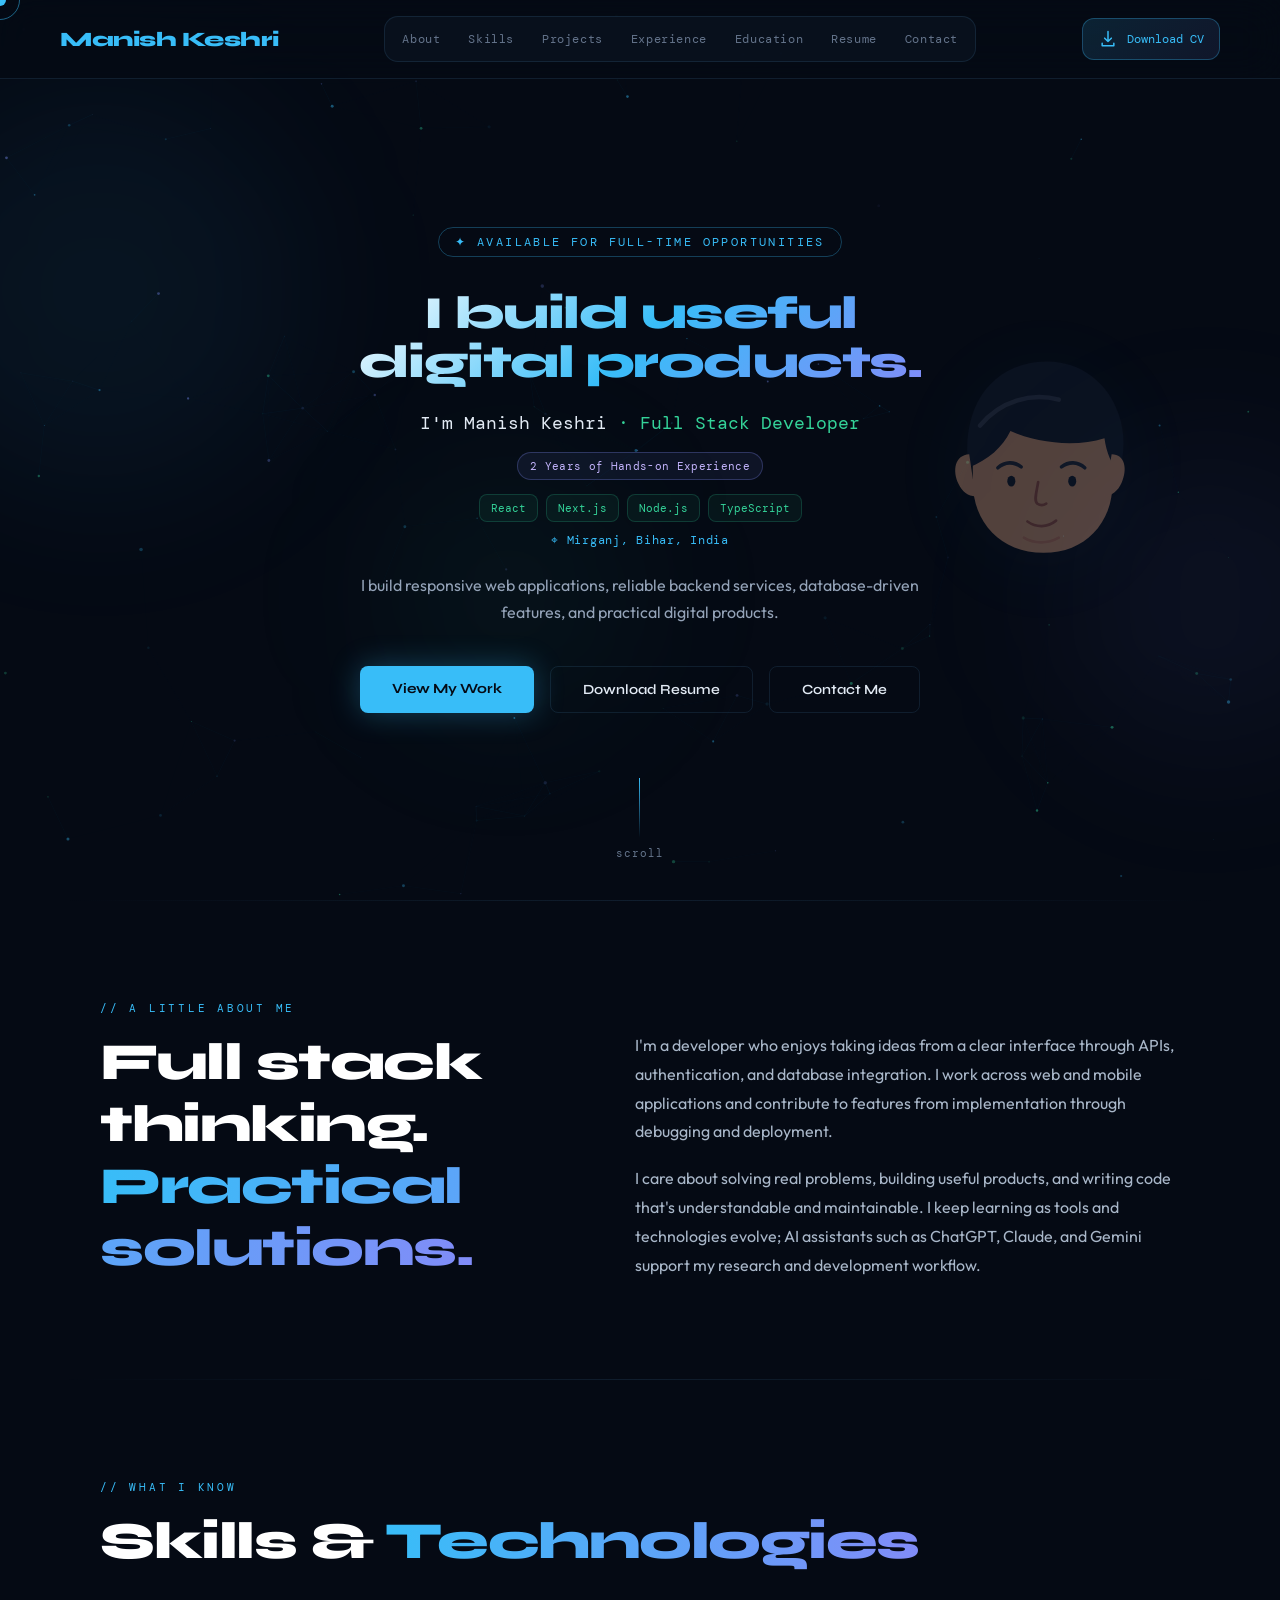
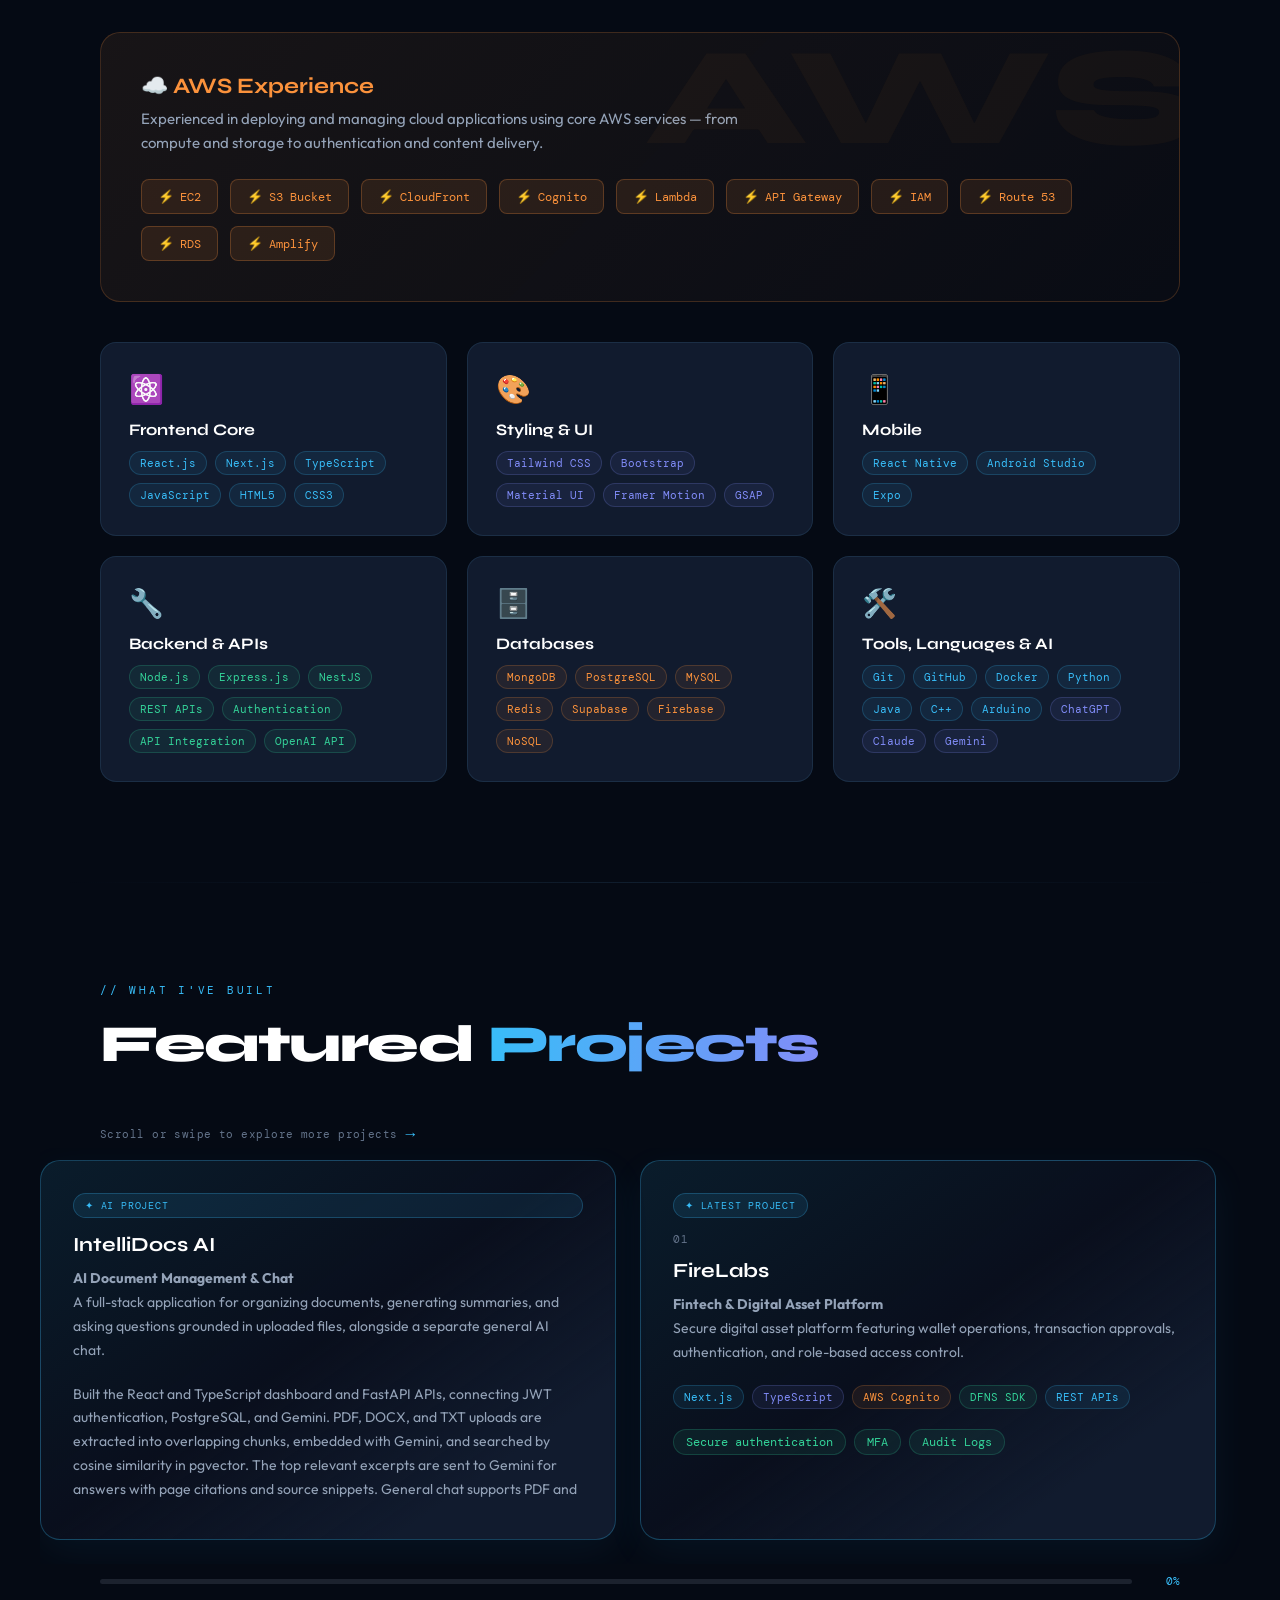
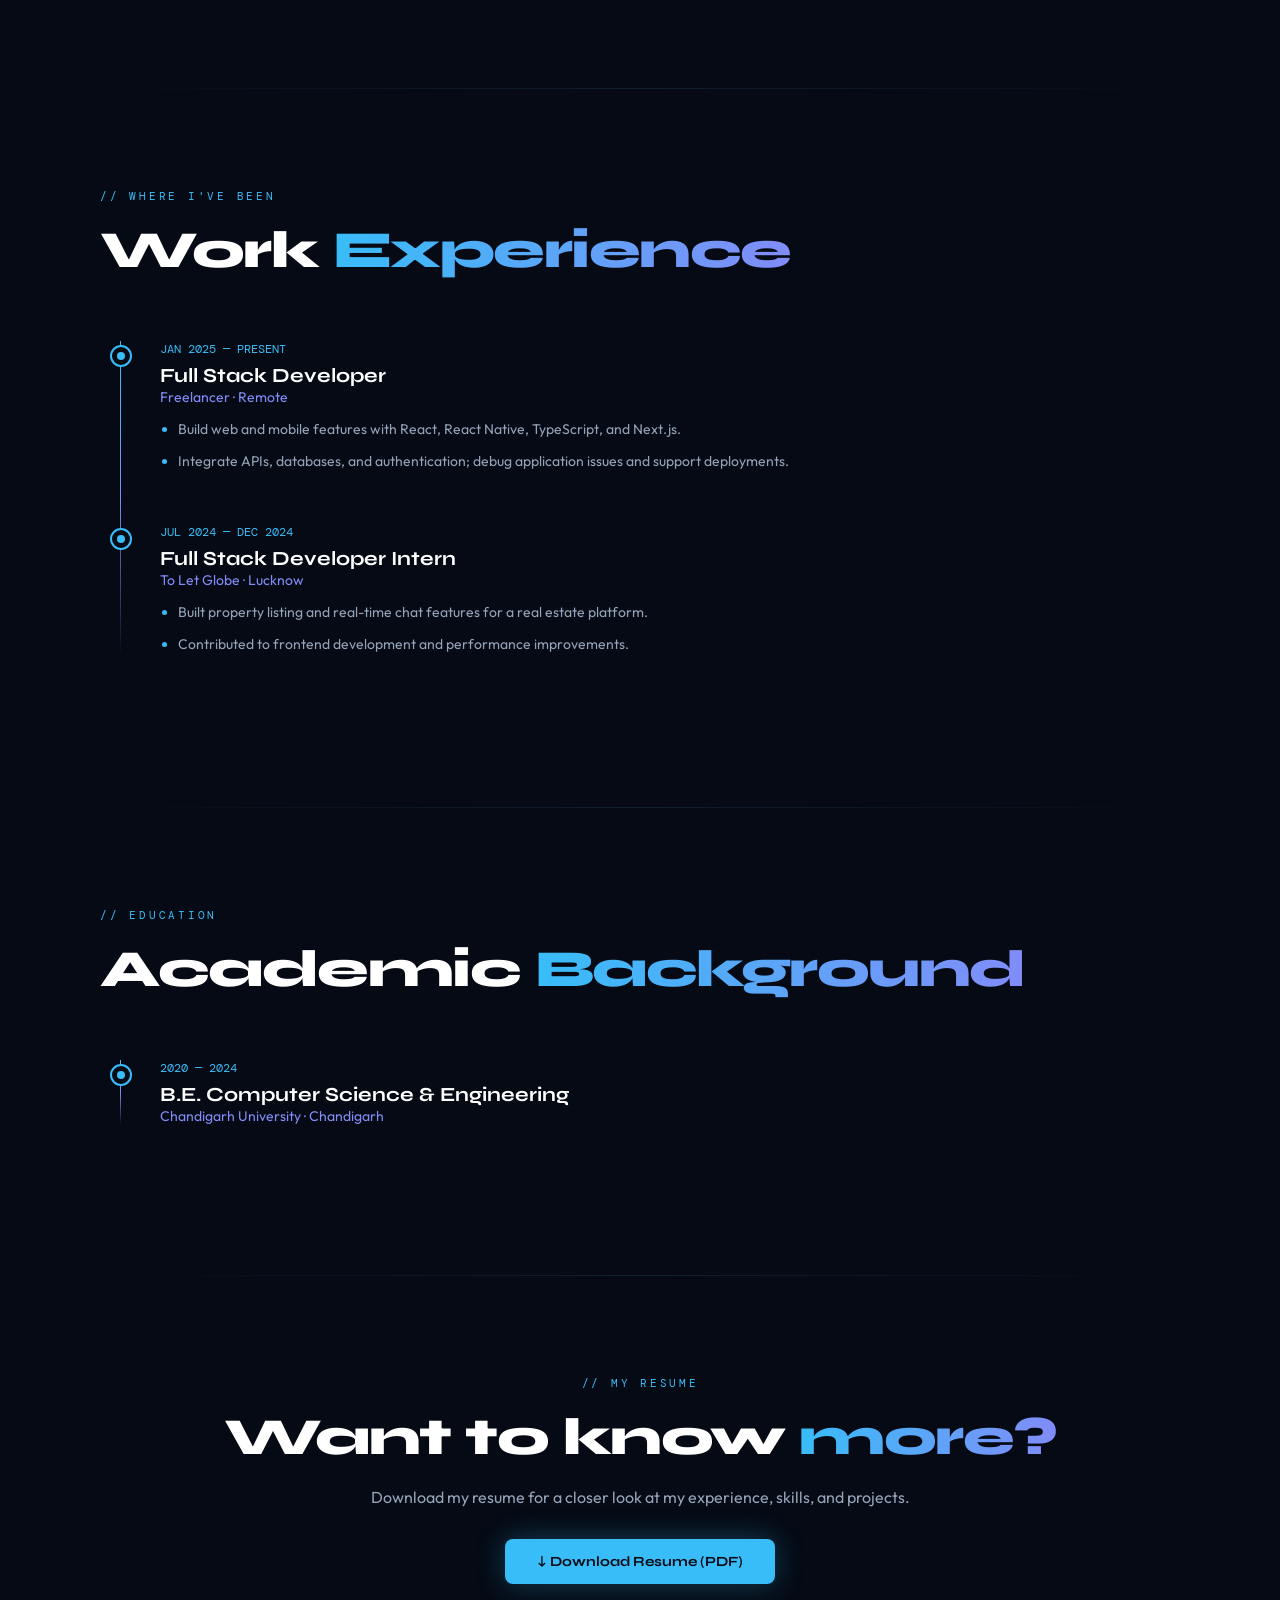
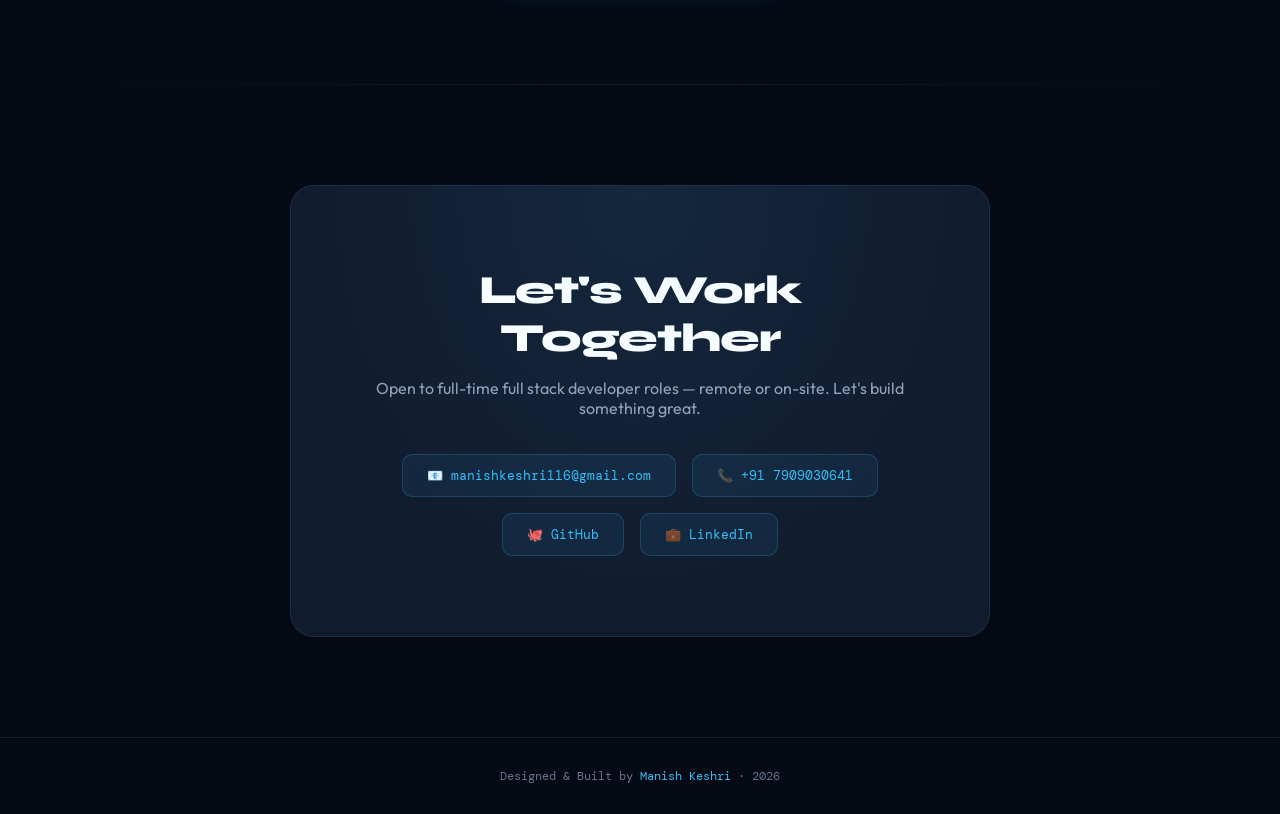
<file: index.html>
<!DOCTYPE html>
<html lang="en">
<head>
<meta charset="UTF-8"/>
<meta name="viewport" content="width=device-width, initial-scale=1.0"/>
<meta name="description" content="Manish Keshri is a full stack developer from Mirganj, Bihar, building responsive web and mobile applications, backend APIs, and database-driven products."/>
<meta name="theme-color" content="#050A14"/>
<meta property="og:type" content="website"/>
<meta property="og:title" content="Manish Keshri — Full Stack Developer"/>
<meta property="og:description" content="Full stack developer building web and mobile applications with React, Next.js, Node.js, and TypeScript."/>
<meta name="twitter:card" content="summary"/>
<meta name="twitter:title" content="Manish Keshri — Full Stack Developer"/>
<meta name="twitter:description" content="Full stack developer building web and mobile applications with React, Next.js, Node.js, and TypeScript."/>
<title>Manish Keshri — Full Stack Developer</title>
<link href="https://fonts.googleapis.com/css2?family=Syne:wght@400;600;700;800&family=DM+Mono:ital,wght@0,400;0,500;1,400&family=Outfit:wght@300;400;500;600&display=swap" rel="stylesheet"/>
<link rel="stylesheet" href="styles.css"/>
</head>
<body>

<div class="cursor" id="cursor" aria-hidden="true"></div>
<div class="cursor-ring" id="cursor-ring" aria-hidden="true"></div>

<canvas id="bg-canvas" aria-hidden="true"></canvas>

<div class="orb orb-1"></div>
<div class="orb orb-2"></div>
<div class="orb orb-3"></div>

<svg class="character-scene" viewBox="0 0 480 620" aria-hidden="true" focusable="false" xmlns="http://www.w3.org/2000/svg">
  <defs>
    <linearGradient id="hoodie-fill" x1="95" y1="210" x2="370" y2="490" gradientUnits="userSpaceOnUse">
      <stop stop-color="#38BDF8"/>
      <stop offset="1" stop-color="#818CF8"/>
    </linearGradient>
    <linearGradient id="screen-fill" x1="160" y1="325" x2="340" y2="455" gradientUnits="userSpaceOnUse">
      <stop stop-color="#152740"/>
      <stop offset="1" stop-color="#0A1424"/>
    </linearGradient>
    <linearGradient id="desk-fill" x1="42" y1="470" x2="438" y2="520" gradientUnits="userSpaceOnUse">
      <stop stop-color="#122943"/>
      <stop offset="1" stop-color="#101B31"/>
    </linearGradient>
  </defs>

  <g class="character-standing-legs">
    <path d="M166 382h69l-8 102-12 83h-48l19-82-22-103Zm80 0h68l-20 103 18 82h-48l-17-82-1-103Z" fill="#172338" stroke="#52627B" stroke-width="3" stroke-linejoin="round"/>
    <path d="m167 557 47 2-2 16c-14 8-34 8-55 1l10-19Zm99 2 47-2 12 19c-21 7-41 7-55-1l-4-16Z" fill="#263A54" stroke="#7DD3FC" stroke-opacity=".55" stroke-width="2" stroke-linejoin="round"/>
    <path d="M181 571h23m87 0h23" stroke="#38BDF8" stroke-opacity=".55" stroke-width="3" stroke-linecap="round"/>
  </g>

  <g class="character-body">
    <path d="M192 196h137v57c-18 23-98 25-137 0v-57Z" fill="#D99172"/>
    <path d="M140 272c19-39 52-57 91-63l29 30 28-30c43 7 77 25 96 65l28 140H112l28-142Z" fill="url(#hoodie-fill)" stroke="#7DD3FC" stroke-opacity=".52" stroke-width="3"/>
    <path d="m231 209 29 30-26 32-31-41 28-21Zm28 30 28-30 28 21-30 41-26-32Z" fill="#E2EAF4" fill-opacity=".8"/>
    <path d="M152 283c-22 35-39 82-40 123l55 14 45-89m138-48c24 35 42 81 44 123l-55 14-47-89" fill="none" stroke="#38BDF8" stroke-width="29" stroke-linecap="round" stroke-linejoin="round"/>
    <path d="M152 283c-22 35-39 82-40 123l55 14 45-89m138-48c24 35 42 81 44 123l-55 14-47-89" fill="none" stroke="#B9ECFF" stroke-opacity=".45" stroke-width="3" stroke-linecap="round"/>
    <path d="M186 314c19 18 42 27 74 27s55-9 75-27" fill="none" stroke="#D8F5FF" stroke-opacity=".45" stroke-width="3"/>
  </g>

  <g class="character-head">
    <path d="M194 128c0-56 33-91 79-91 45 0 77 36 77 89v28c0 45-31 78-77 78-48 0-79-34-79-79v-25Z" fill="#E8AD8B"/>
    <path d="M189 137c-8-64 22-112 77-118 42-5 78 19 91 59 7 20 7 43 0 65-8-10-14-23-16-39-31 10-74 6-105-8-9 18-24 32-47 41Z" fill="#172338"/>
    <path d="M190 122c-16 1-19 18-12 33 4 9 11 14 19 14m152-47c15 0 18 17 11 32-4 9-11 14-19 15" fill="#E8AD8B"/>
    <path d="M222 137c8-7 18-7 26-1m45 0c8-6 18-6 26 1" fill="none" stroke="#26344A" stroke-width="4" stroke-linecap="round"/>
    <ellipse cx="237" cy="152" rx="4.5" ry="6" fill="#172338"/>
    <ellipse cx="305" cy="152" rx="4.5" ry="6" fill="#172338"/>
    <path d="M267 153c-2 12-5 21-1 24 3 2 7 2 10 0m-21 20c10 7 22 7 32-1" fill="none" stroke="#A95F55" stroke-width="3" stroke-linecap="round"/>
    <path d="M251 215c11 7 27 7 39 0" fill="none" stroke="#D98D76" stroke-width="3" stroke-linecap="round"/>
    <path d="M202 90c23-28 57-37 88-29" fill="none" stroke="#52627B" stroke-opacity=".65" stroke-width="5" stroke-linecap="round"/>
  </g>

  <g class="character-seated-legs">
    <path d="M181 460c13 7 27 12 47 12l19 8-20 23c-22-1-43-8-61-19l15-24Zm118 0c-13 7-27 12-47 12l-19 8 20 23c22-1 43-8 61-19l-15-24Z" fill="#172338" stroke="#52627B" stroke-width="3" stroke-linejoin="round"/>
    <path d="m226 496 22 5-28 65-39-1 20-47 25-22Zm28 5 22-5 25 22 20 47-39 1-28-65Z" fill="#1D2D46" stroke="#52627B" stroke-width="3" stroke-linejoin="round"/>
    <path d="M181 560h41l-5 17c-13 8-30 8-48 2l12-19Zm97 0h41l12 19c-18 6-35 6-48-2l-5-17Z" fill="#263A54" stroke="#7DD3FC" stroke-opacity=".55" stroke-width="2" stroke-linejoin="round"/>
  </g>

  <g class="character-desk">
    <path d="M52 469h376l-20 33H72l-20-33Z" fill="url(#desk-fill)" stroke="#38BDF8" stroke-opacity=".5" stroke-width="2"/>
    <path d="M81 502v94m318-94v94" stroke="#263A54" stroke-width="12" stroke-linecap="round"/>
    <path d="M164 463V340c0-9 7-16 16-16h120c9 0 16 7 16 16v123" fill="#0A1220" stroke="#52627B" stroke-width="4"/>
    <rect x="174" y="337" width="132" height="113" rx="7" fill="url(#screen-fill)"/>
    <path d="M192 367h48m-48 16h82m-82 16h64m-64 16h42" stroke="#38BDF8" stroke-opacity=".75" stroke-width="4" stroke-linecap="round"/>
    <path d="m258 367 10 8-10 8" fill="none" stroke="#34D399" stroke-width="3" stroke-linecap="round" stroke-linejoin="round"/>
    <path d="M244 451h-29m58 0h-15" stroke="#818CF8" stroke-width="3" stroke-linecap="round"/>
    <path d="M157 462h166l-15 15H172l-15-15Z" fill="#263A54" stroke="#7DD3FC" stroke-opacity=".6" stroke-width="2"/>
    <path d="M113 438c13-10 29-15 43-12m165 0c14-3 30 2 43 12" fill="none" stroke="#E8AD8B" stroke-width="13" stroke-linecap="round"/>
    <circle cx="124" cy="431" r="4" fill="#F5D0B5"/>
    <circle cx="353" cy="431" r="4" fill="#F5D0B5"/>
    <path d="M380 440v-28m-8 8 8-8 8 8" fill="none" stroke="#34D399" stroke-opacity=".8" stroke-width="3" stroke-linecap="round" stroke-linejoin="round"/>
    <circle cx="380" cy="401" r="17" fill="#34D399" fill-opacity=".08" stroke="#34D399" stroke-opacity=".45"/>
  </g>
</svg>

<!-- NAV -->
<nav aria-label="Main navigation">
  <div class="nav-logo">Manish Keshri</div>
  <ul class="nav-links">
    <li><a href="#about">About</a></li>
    <li><a href="#skills">Skills</a></li>
    <li><a href="#projects">Projects</a></li>
    <li><a href="#experience">Experience</a></li>
    <li><a href="#education">Education</a></li>
    <li><a href="#resume">Resume</a></li>
    <li><a href="#contact">Contact</a></li>
  </ul>
  <a class="nav-download" href="Manish_Keshri.pdf" download="Manish_Keshri.pdf" aria-label="Download resume PDF" title="Download Resume">
    <svg aria-hidden="true" viewBox="0 0 24 24" fill="none" xmlns="http://www.w3.org/2000/svg">
      <path d="M12 3v12m0 0 4-4m-4 4-4-4M5 17v3h14v-3" stroke="currentColor" stroke-width="1.8" stroke-linecap="round" stroke-linejoin="round"/>
    </svg>
    <span>Download CV</span>
  </a>
</nav>

<!-- HERO -->
<main>
<section class="hero">
  <div class="hero-tag">✦ Available for full-time opportunities</div>
  <h1 class="hero-name">I build useful<br/> digital products.</h1>
  <div class="hero-role">
    <p class="hero-role-title">I'm Manish Keshri <span>· Full Stack Developer</span></p>
    <p class="hero-experience">2 Years of Hands-on Experience</p>
    <div class="hero-tech-stack" aria-label="Primary technologies">
      <span>React</span>
      <span>Next.js</span>
      <span>Node.js</span>
      <span>TypeScript</span>
    </div>
  </div>
  <p class="hero-location">⌖ Mirganj, Bihar, India</p>
  <p class="hero-desc">I build responsive web applications, reliable backend services, database-driven features, and practical digital products.</p>
  <div class="hero-cta">
    <a href="#projects" class="btn-primary">View My Work</a>
    <a class="btn-outline" href="Manish_Keshri.pdf" download="Manish_Keshri.pdf">Download Resume</a>
    <a href="#contact" class="btn-outline">Contact Me</a>
  </div>
  <div class="scroll-indicator">
    <div class="scroll-line"></div>
    scroll
  </div>
</section>

<div class="divider"></div>

<!-- ABOUT -->
<section id="about" class="about-section">
  <div class="section-label">// a little about me</div>
  <div class="about-content">
    <div>
      <h2 class="section-title">Full stack thinking.<br/><em>Practical solutions.</em></h2>
    </div>
    <div class="about-copy">
      <p>I'm a developer who enjoys taking ideas from a clear interface through APIs, authentication, and database integration. I work across web and mobile applications and contribute to features from implementation through debugging and deployment.</p>
      <p>I care about solving real problems, building useful products, and writing code that's understandable and maintainable. I keep learning as tools and technologies evolve; AI assistants such as ChatGPT, Claude, and Gemini support my research and development workflow.</p>
    </div>
  </div>
</section>

<div class="divider"></div>

<!-- SKILLS -->
<section id="skills">
  <div class="section-label">// what i know</div>
  <h2 class="section-title">Skills &amp; <em>Technologies</em></h2>

  <div class="aws-banner">
    <h3>☁️ AWS Experience</h3>
    <p>Experienced in deploying and managing cloud applications using core AWS services — from compute and storage to authentication and content delivery.</p>
    <div class="aws-services">
      <div class="aws-tag">EC2</div>
      <div class="aws-tag">S3 Bucket</div>
      <div class="aws-tag">CloudFront</div>
      <div class="aws-tag">Cognito</div>
      <div class="aws-tag">Lambda</div>
      <div class="aws-tag">API Gateway</div>
      <div class="aws-tag">IAM</div>
      <div class="aws-tag">Route 53</div>
      <div class="aws-tag">RDS</div>
      <div class="aws-tag">Amplify</div>
    </div>
  </div>

  <div class="skills-grid">
    <div class="skill-card">
      <span class="skill-icon">⚛️</span>
      <h3>Frontend Core</h3>
      <div class="skill-tags">
        <span class="tag">React.js</span>
        <span class="tag">Next.js</span>
        <span class="tag">TypeScript</span>
        <span class="tag">JavaScript</span>
        <span class="tag">HTML5</span>
        <span class="tag">CSS3</span>
      </div>
    </div>
    <div class="skill-card">
      <span class="skill-icon">🎨</span>
      <h3>Styling & UI</h3>
      <div class="skill-tags">
        <span class="tag purple">Tailwind CSS</span>
        <span class="tag purple">Bootstrap</span>
        <span class="tag purple">Material UI</span>
        <span class="tag purple">Framer Motion</span>
        <span class="tag purple">GSAP</span>
      </div>
    </div>
    <div class="skill-card">
      <span class="skill-icon">📱</span>
      <h3>Mobile</h3>
      <div class="skill-tags">
        <span class="tag">React Native</span>
        <span class="tag">Android Studio</span>
        <span class="tag">Expo</span>
      </div>
    </div>
    <div class="skill-card">
      <span class="skill-icon">🔧</span>
      <h3>Backend & APIs</h3>
      <div class="skill-tags">
        <span class="tag green">Node.js</span>
        <span class="tag green">Express.js</span>
        <span class="tag green">NestJS</span>
        <span class="tag green">REST APIs</span>
        <span class="tag green">Authentication</span>
        <span class="tag green">API Integration</span>
        <span class="tag green">OpenAI API</span>
      </div>
    </div>
    <div class="skill-card">
      <span class="skill-icon">🗄️</span>
      <h3>Databases</h3>
      <div class="skill-tags">
        <span class="tag orange">MongoDB</span>
        <span class="tag orange">PostgreSQL</span>
        <span class="tag orange">MySQL</span>
        <span class="tag orange">Redis</span>
        <span class="tag orange">Supabase</span>
        <span class="tag orange">Firebase</span>
        <span class="tag orange">NoSQL</span>
      </div>
    </div>
    <div class="skill-card">
      <span class="skill-icon">🛠️</span>
      <h3>Tools, Languages & AI</h3>
      <div class="skill-tags">
        <span class="tag">Git</span>
        <span class="tag">GitHub</span>
        <span class="tag">Docker</span>
        <span class="tag">Python</span>
        <span class="tag">Java</span>
        <span class="tag">C++</span>
        <span class="tag">Arduino</span>
        <span class="tag purple">ChatGPT</span>
        <span class="tag purple">Claude</span>
        <span class="tag purple">Gemini</span>
      </div>
    </div>
  </div>
</section>

<div class="divider"></div>

<!-- PROJECTS -->
<section id="projects">
  <div class="section-label">// what i've built</div>
  <h2 class="section-title">Featured <em>Projects</em></h2>
  <p class="projects-scroll-hint">Scroll or swipe to explore more projects <span aria-hidden="true">→</span></p>
  <div class="projects-grid">

      <div class="project-card latest-project intellidocs-card">
        <span class="project-badge">✦ AI Project</span>
        <div class="intellidocs-card-content">
        <h3>IntelliDocs AI</h3>
        <p><strong>AI Document Management &amp; Chat</strong><br/>A full-stack application for organizing documents, generating summaries, and asking questions grounded in uploaded files, alongside a separate general AI chat.</p>
        <p>Built the React and TypeScript dashboard and FastAPI APIs, connecting JWT authentication, PostgreSQL, and Gemini. PDF, DOCX, and TXT uploads are extracted into overlapping chunks, embedded with Gemini, and searched by cosine similarity in pgvector. The top relevant excerpts are sent to Gemini for answers with page citations and source snippets. General chat supports PDF and image attachments, saved conversations, and a typing animation.</p>
        <p><strong>Engineering focus:</strong> Handling format-specific extraction and page metadata, filtering low-similarity retrieval results, validating file uploads, and surfacing API and AI errors in the UI.</p>
        <div class="project-tech">
          <span class="tag">React</span>
          <span class="tag purple">TypeScript</span>
          <span class="tag green">FastAPI · Python</span>
          <span class="tag orange">PostgreSQL · pgvector</span>
          <span class="tag purple">Google Gemini</span>
          <span class="tag">Tailwind CSS</span>
        </div>
        <div class="project-highlights">
          <span class="project-stat">Document RAG &amp; citations</span>
          <span class="project-stat">JWT authentication</span>
          <span class="project-stat">Chat with file attachments</span>
        </div>
        </div>
      </div>

      <div class="project-card latest-project">
        <span class="project-badge">✦ Latest Project</span>
        <div class="project-num">01</div>
        <h3>FireLabs</h3>
        <p><strong>Fintech &amp; Digital Asset Platform</strong><br/>Secure digital asset platform featuring wallet operations, transaction approvals, authentication, and role-based access control.</p>
        <div class="project-tech">
          <span class="tag">Next.js</span>
          <span class="tag purple">TypeScript</span>
          <span class="tag orange">AWS Cognito</span>
          <span class="tag green">DFNS SDK</span>
          <span class="tag">REST APIs</span>
        </div>
        <div class="project-highlights">
          <span class="project-stat">Secure authentication</span>
          <span class="project-stat">MFA</span>
          <span class="project-stat">Audit Logs</span>
        </div>
      </div>

      <div class="project-card latest-project">
        <span class="project-badge">✦ Latest Project</span>
        <div class="project-num">02</div>
        <h3>FireLabs &amp; Whips</h3>
        <p><strong>Mobile App · Customer Engagement</strong><br/>Mobile application for lead capture, QR-based customer engagement, and contact management, integrated with backend APIs and Firebase services.</p>
        <div class="project-tech">
          <span class="tag">React Native</span>
          <span class="tag purple">TypeScript</span>
          <span class="tag green">Redux Toolkit</span>
          <span class="tag orange">Firebase</span>
          <span class="tag">REST APIs</span>
        </div>
        <div class="project-highlights">
          <span class="project-stat">Lead Management</span>
          <span class="project-stat">QR Engagement</span>
          <span class="project-stat">Mobile UX</span>
        </div>
      </div>

      <div class="project-card">
        <div class="project-num">03</div>
        <h3>To-Let Globe</h3>
        <p>Real estate platform for property discovery. Contributed to listing and search experiences and real-time chat between property owners and tenants.</p>
        <div class="project-tech">
          <span class="tag">React</span>
          <span class="tag">Next.js</span>
          <span class="tag purple">TypeScript</span>
          <span class="tag green">Node.js</span>
          <span class="tag purple">Tailwind</span>
        </div>
        <div class="project-highlights">
          <span class="project-stat">Property listings</span>
          <span class="project-stat">Search &amp; chat</span>
        </div>
      </div>

      <div class="project-card">
        <div class="project-num">04</div>
        <h3>Study Notion</h3>
        <p>Education platform for learning and course management, with an admin panel for managing platform content.</p>
        <div class="project-tech">
          <span class="tag">React</span>
          <span class="tag green">Node.js</span>
          <span class="tag orange">MongoDB</span>
          <span class="tag green">Express</span>
        </div>
        <div class="project-highlights">
          <span class="project-stat">Course management</span>
          <span class="project-stat">Admin panel</span>
        </div>
      </div>

      <div class="project-card">
        <div class="project-num">05</div>
        <h3>Crypto Live Tracker</h3>
        <p>Cryptocurrency dashboard for tracking market prices, viewing live charts, setting alerts, and exploring AI-powered insights.</p>
        <div class="project-tech">
          <span class="tag">React</span>
          <span class="tag purple">Chart.js</span>
          <span class="tag orange">Firebase</span>
          <span class="tag green">OpenAI</span>
        </div>
        <div class="project-highlights">
          <span class="project-stat">Live charts</span>
          <span class="project-stat">Price alerts</span>
        </div>
      </div>

      <div class="project-card">
        <div class="project-num">06</div>
        <h3>Smart Farming IoT</h3>
        <p>IoT application that uses Arduino sensors and Firebase to monitor soil and environmental conditions and provide alerts.</p>
        <div class="project-tech">
          <span class="tag">Arduino</span>
          <span class="tag purple">Android Studio</span>
          <span class="tag orange">Firebase</span>
          <span class="tag green">ML</span>
        </div>
        <div class="project-highlights">
          <span class="project-stat">Sensor monitoring</span>
          <span class="project-stat">Alerts</span>
        </div>
      </div>

  </div>
  <div class="projects-scroll-progress">
    <div class="projects-scroll-progress-track" role="progressbar" aria-label="Project carousel position" aria-valuemin="0" aria-valuemax="100" aria-valuenow="0">
      <span class="projects-scroll-progress-fill"></span>
    </div>
    <span class="projects-scroll-progress-value" aria-hidden="true">0%</span>
  </div>
</section>

<div class="divider"></div>

<!-- EXPERIENCE -->
<section id="experience">
  <div class="section-label">// where i've been</div>
  <h2 class="section-title">Work <em>Experience</em></h2>
  <div class="timeline">
    <div class="timeline-item">
      <div class="timeline-dot"></div>
      <div class="timeline-date">JAN 2025 — PRESENT</div>
      <div class="timeline-title">Full Stack Developer</div>
      <div class="timeline-company">Freelancer · Remote</div>
      <ul class="experience-points">
        <li>Build web and mobile features with React, React Native, TypeScript, and Next.js.</li>
        <li>Integrate APIs, databases, and authentication; debug application issues and support deployments.</li>
      </ul>
    </div>
    <div class="timeline-item">
      <div class="timeline-dot"></div>
      <div class="timeline-date">JUL 2024 — DEC 2024</div>
      <div class="timeline-title">Full Stack Developer Intern</div>
      <div class="timeline-company">To Let Globe · Lucknow</div>
      <ul class="experience-points">
        <li>Built property listing and real-time chat features for a real estate platform.</li>
        <li>Contributed to frontend development and performance improvements.</li>
      </ul>
    </div>
  </div>
</section>

<div class="divider"></div>

<!-- EDUCATION -->
<section id="education">
  <div class="section-label">// education</div>
  <h2 class="section-title">Academic <em>Background</em></h2>
  <div class="timeline">
    <div class="timeline-item">
      <div class="timeline-dot"></div>
      <div class="timeline-date">2020 — 2024</div>
      <div class="timeline-title">B.E. Computer Science &amp; Engineering</div>
      <div class="timeline-company">Chandigarh University · Chandigarh</div>
    </div>
  </div>
</section>

<div class="divider"></div>

<!-- RESUME -->
<section id="resume" class="resume-section">
  <div class="section-label">// my resume</div>
  <h2 class="section-title resume-title">Want to know <em>more?</em></h2>
  <p class="resume-copy">Download my resume for a closer look at my experience, skills, and projects.</p>
  <a class="btn-primary resume-button" href="Manish_Keshri.pdf" download="Manish_Keshri.pdf">↓ Download Resume (PDF)</a>
</section>

<div class="divider"></div>

<!-- CONTACT -->
<section id="contact" class="contact-section">
  <div class="contact-card">
    <h2>Let's Work Together</h2>
    <p>Open to full-time full stack developer roles — remote or on-site. Let's build something great.</p>
    <div class="contact-links">
      <a href="mailto:manishkeshri116@gmail.com" class="contact-link">📧 manishkeshri116@gmail.com</a>
      <a href="tel:+917909030641" class="contact-link">📞 +91 7909030641</a>
      <a href="https://github.com/manishkeshri116" class="contact-link" target="_blank" rel="noopener noreferrer">🐙 GitHub</a>
      <a href="https://www.linkedin.com/in/manish-keshri-972b02216/" class="contact-link" target="_blank" rel="noopener noreferrer">💼 LinkedIn</a>
    </div>
  </div>
</section>
</main>

<footer>
  <p>Designed & Built by <span style="color:var(--accent)">Manish Keshri</span> · 2026</p>
</footer>

<script src="script.js"></script>
</body>
</html>
</file>
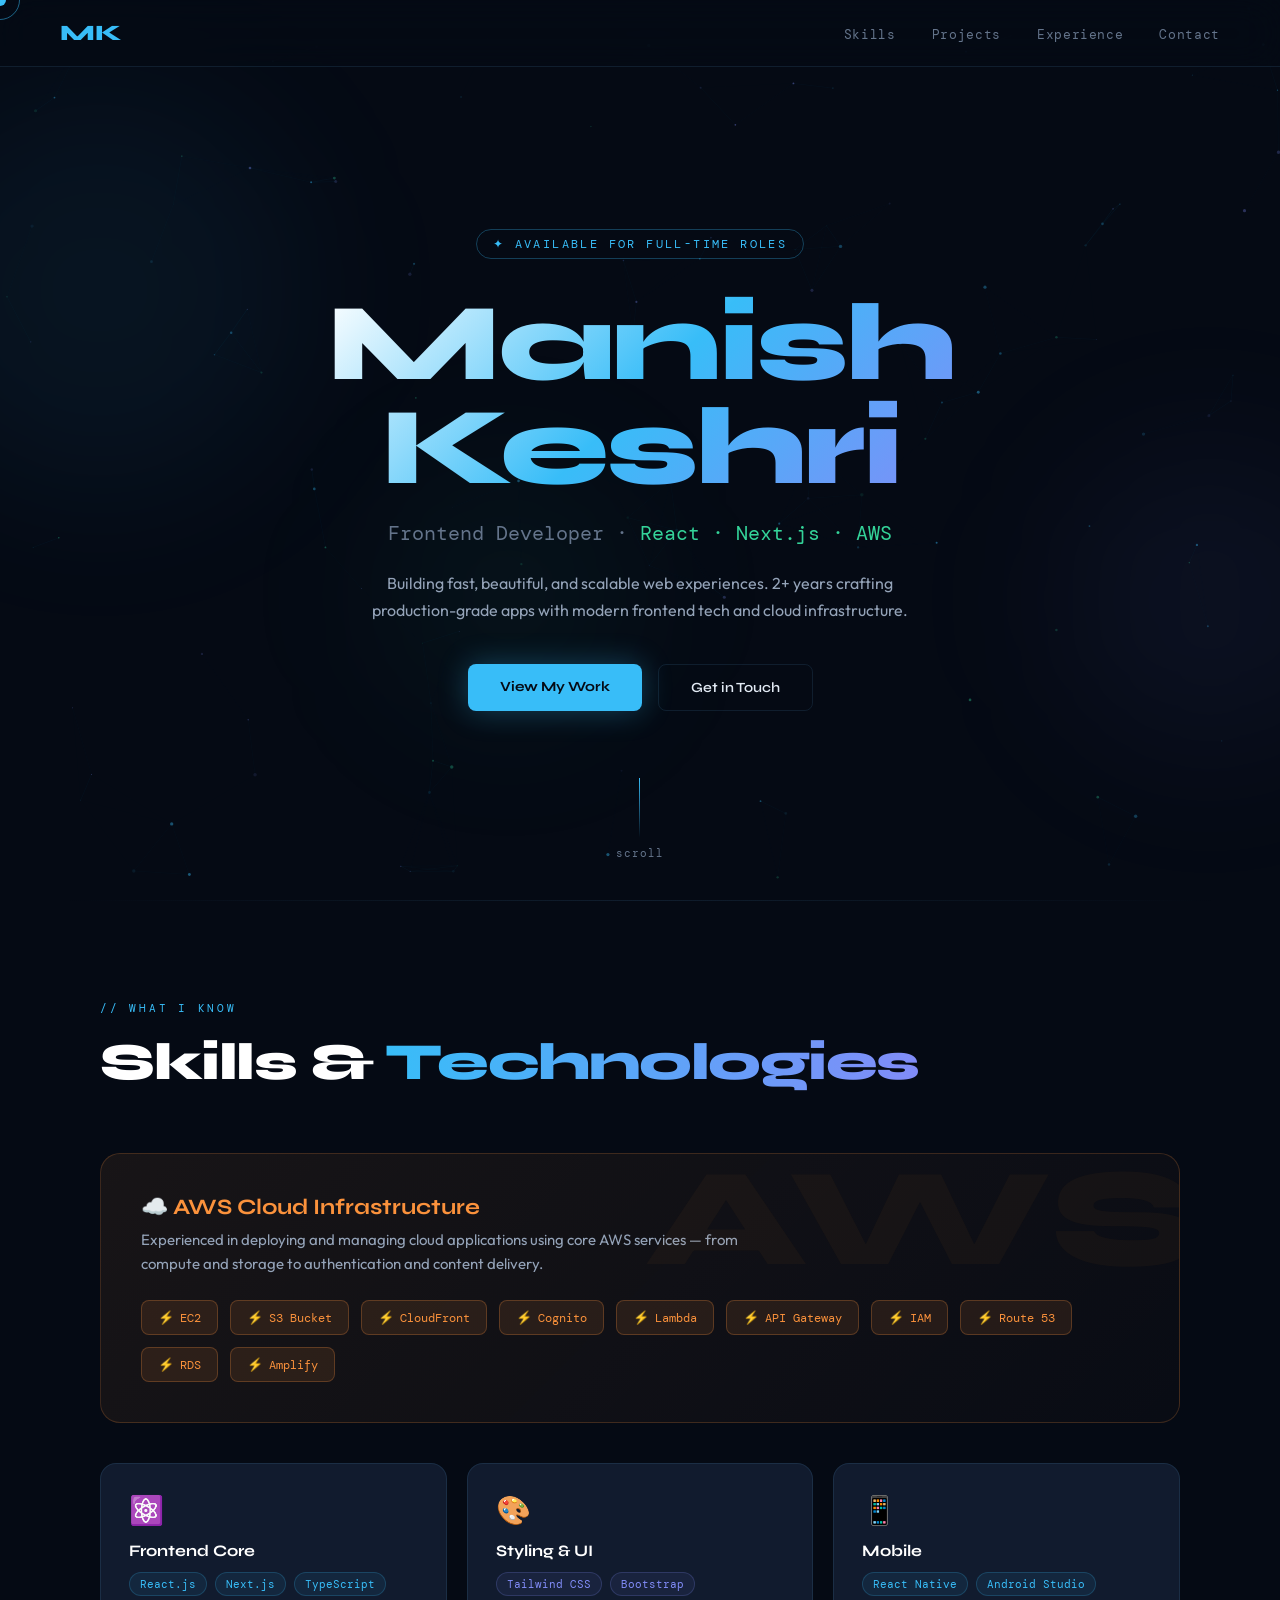
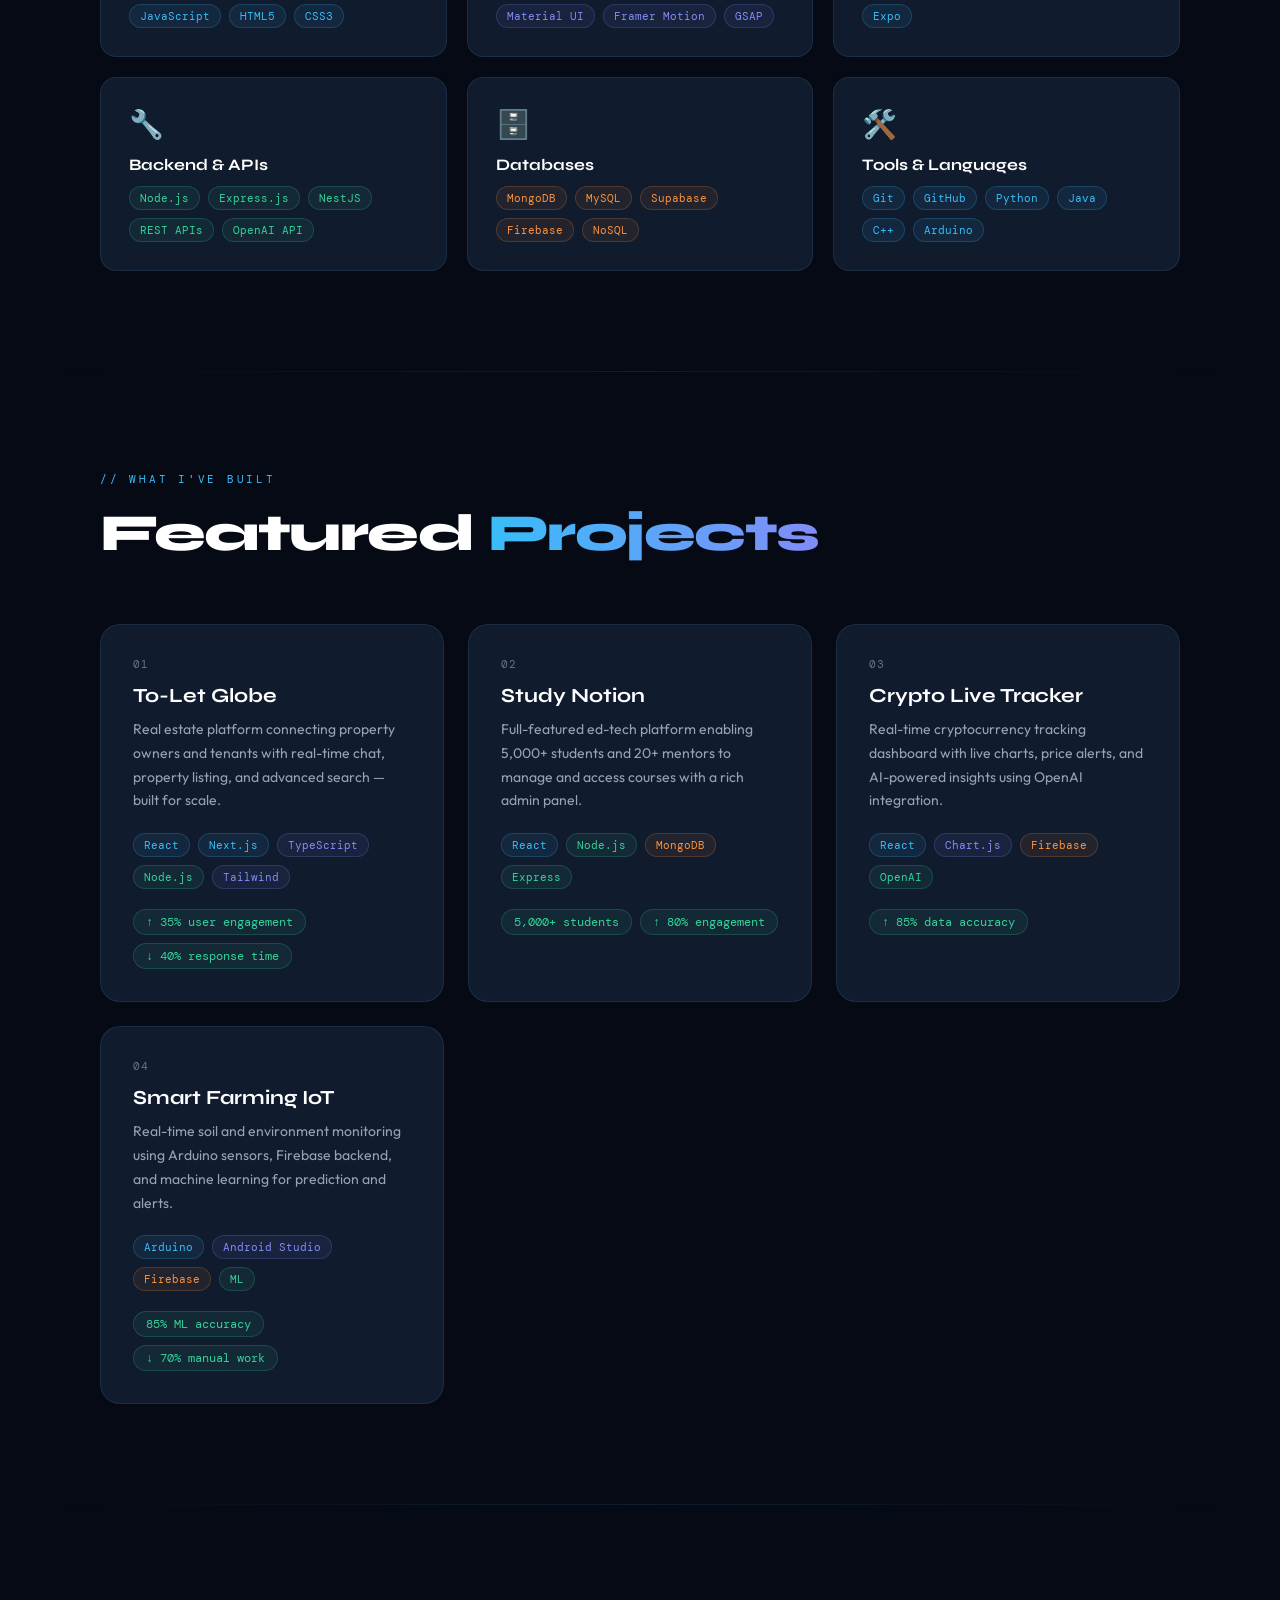
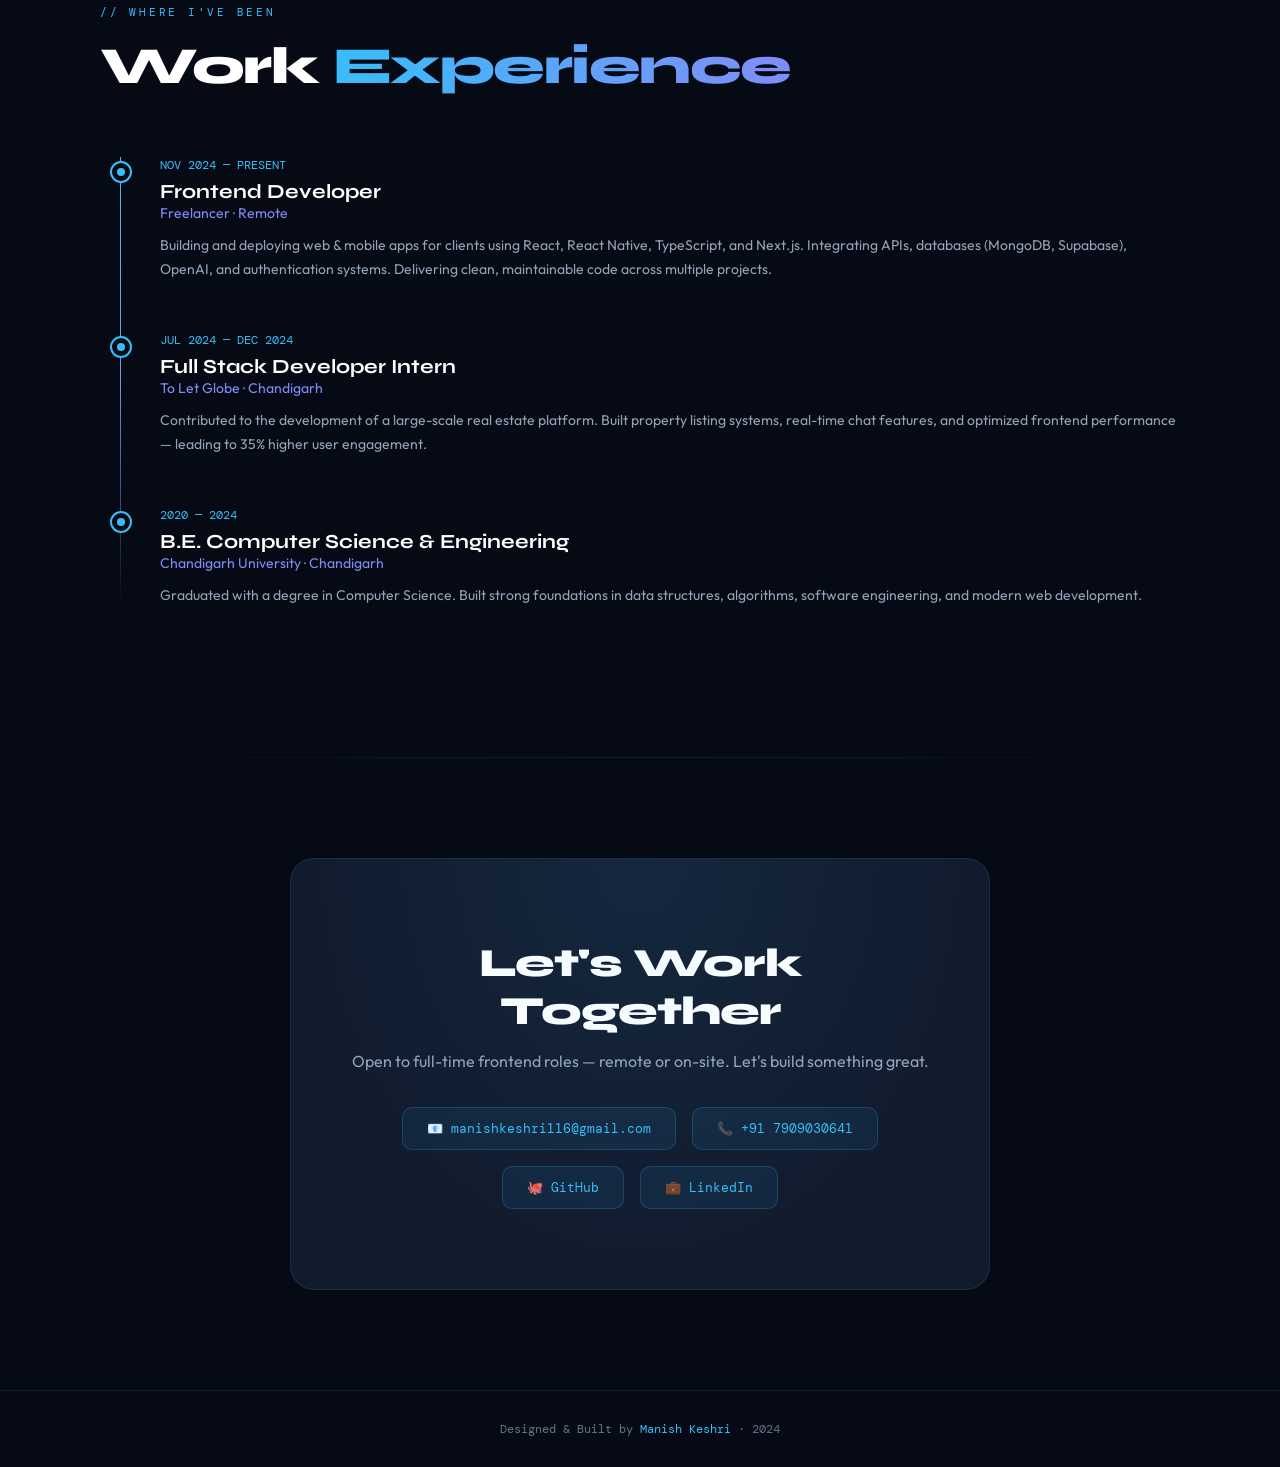
<file: manish-portfolio.html>
<!DOCTYPE html>
<html lang="en">
<head>
<meta charset="UTF-8"/>
<meta name="viewport" content="width=device-width, initial-scale=1.0"/>
<title>Manish Keshri — Frontend Developer</title>
<link href="https://fonts.googleapis.com/css2?family=Syne:wght@400;600;700;800&family=DM+Mono:ital,wght@0,400;0,500;1,400&family=Outfit:wght@300;400;500;600&display=swap" rel="stylesheet"/>
<style>
  :root {
    --bg: #050A14;
    --surface: #0D1626;
    --card: #111B2E;
    --border: rgba(99,179,237,0.12);
    --accent: #38BDF8;
    --accent2: #818CF8;
    --accent3: #34D399;
    --text: #E2EAF4;
    --muted: #64748B;
    --glow: rgba(56,189,248,0.15);
  }

  *, *::before, *::after { box-sizing: border-box; margin: 0; padding: 0; }

  html { scroll-behavior: smooth; }

  body {
    background: var(--bg);
    color: var(--text);
    font-family: 'Outfit', sans-serif;
    overflow-x: hidden;
    cursor: none;
  }

  /* Custom Cursor */
  .cursor {
    position: fixed; width: 12px; height: 12px;
    background: var(--accent); border-radius: 50%;
    pointer-events: none; z-index: 9999;
    transform: translate(-50%, -50%);
    transition: transform 0.1s, width 0.2s, height 0.2s, background 0.2s;
    mix-blend-mode: screen;
  }
  .cursor-ring {
    position: fixed; width: 40px; height: 40px;
    border: 1.5px solid rgba(56,189,248,0.5);
    border-radius: 50%; pointer-events: none; z-index: 9998;
    transform: translate(-50%, -50%);
    transition: transform 0.12s ease, width 0.3s, height 0.3s, opacity 0.3s;
  }
  body:hover .cursor { opacity: 1; }

  /* Canvas BG */
  #bg-canvas {
    position: fixed; top: 0; left: 0;
    width: 100%; height: 100%; z-index: 0;
    pointer-events: none;
  }

  /* NAV */
  nav {
    position: fixed; top: 0; left: 0; right: 0; z-index: 100;
    padding: 20px 60px;
    display: flex; justify-content: space-between; align-items: center;
    background: rgba(5,10,20,0.7);
    backdrop-filter: blur(20px);
    border-bottom: 1px solid var(--border);
  }
  .nav-logo {
    font-family: 'Syne', sans-serif;
    font-weight: 800; font-size: 22px;
    color: var(--accent);
    letter-spacing: -0.5px;
  }
  .nav-links { display: flex; gap: 36px; list-style: none; }
  .nav-links a {
    font-family: 'DM Mono', monospace;
    font-size: 13px; color: var(--muted);
    text-decoration: none; letter-spacing: 0.05em;
    transition: color 0.2s;
    position: relative;
  }
  .nav-links a::after {
    content: ''; position: absolute; bottom: -4px; left: 0;
    width: 0; height: 1px; background: var(--accent);
    transition: width 0.3s;
  }
  .nav-links a:hover { color: var(--accent); }
  .nav-links a:hover::after { width: 100%; }

  /* HERO */
  .hero {
    position: relative; z-index: 1;
    min-height: 100vh;
    display: flex; flex-direction: column;
    justify-content: center; align-items: center;
    text-align: center;
    padding: 120px 40px 80px;
  }
  .hero-tag {
    font-family: 'DM Mono', monospace;
    font-size: 12px; color: var(--accent);
    letter-spacing: 0.2em; text-transform: uppercase;
    border: 1px solid rgba(56,189,248,0.3);
    padding: 6px 16px; border-radius: 100px;
    margin-bottom: 32px;
    animation: fadeUp 0.8s ease both;
  }
  .hero-name {
    font-family: 'Syne', sans-serif;
    font-size: clamp(54px, 9vw, 110px);
    font-weight: 800;
    line-height: 0.95;
    letter-spacing: -3px;
    animation: fadeUp 0.8s 0.1s ease both;
    background: linear-gradient(135deg, #fff 0%, var(--accent) 50%, var(--accent2) 100%);
    -webkit-background-clip: text; -webkit-text-fill-color: transparent;
    background-clip: text;
  }
  .hero-role {
    font-family: 'DM Mono', monospace;
    font-size: clamp(14px, 2vw, 20px);
    color: var(--muted);
    margin-top: 20px;
    animation: fadeUp 0.8s 0.2s ease both;
  }
  .hero-role span { color: var(--accent3); }
  .hero-desc {
    max-width: 560px;
    color: #94A3B8;
    font-size: 16px;
    line-height: 1.7;
    margin-top: 24px;
    animation: fadeUp 0.8s 0.3s ease both;
  }
  .hero-cta {
    display: flex; gap: 16px; margin-top: 40px;
    animation: fadeUp 0.8s 0.4s ease both;
    flex-wrap: wrap; justify-content: center;
  }
  .btn-primary {
    padding: 14px 32px;
    background: var(--accent);
    color: #050A14;
    border: none; border-radius: 8px;
    font-family: 'Syne', sans-serif;
    font-weight: 700; font-size: 14px;
    cursor: none; text-decoration: none;
    transition: transform 0.2s, box-shadow 0.2s;
    box-shadow: 0 0 30px rgba(56,189,248,0.3);
  }
  .btn-primary:hover {
    transform: translateY(-2px);
    box-shadow: 0 0 50px rgba(56,189,248,0.5);
  }
  .btn-outline {
    padding: 14px 32px;
    background: transparent;
    color: var(--text); border: 1px solid var(--border);
    border-radius: 8px;
    font-family: 'Syne', sans-serif;
    font-weight: 600; font-size: 14px;
    cursor: none; text-decoration: none;
    transition: border-color 0.2s, color 0.2s;
  }
  .btn-outline:hover { border-color: var(--accent); color: var(--accent); }

  .scroll-indicator {
    position: absolute; bottom: 40px;
    display: flex; flex-direction: column; align-items: center; gap: 8px;
    animation: fadeUp 1s 0.8s ease both;
    color: var(--muted); font-size: 11px;
    font-family: 'DM Mono', monospace; letter-spacing: 0.1em;
  }
  .scroll-line {
    width: 1px; height: 60px;
    background: linear-gradient(to bottom, var(--accent), transparent);
    animation: scrollPulse 2s ease-in-out infinite;
  }

  /* SECTIONS */
  section {
    position: relative; z-index: 1;
    padding: 100px 60px;
    max-width: 1200px; margin: 0 auto;
  }
  .section-label {
    font-family: 'DM Mono', monospace;
    font-size: 11px; color: var(--accent);
    letter-spacing: 0.25em; text-transform: uppercase;
    margin-bottom: 16px;
  }
  .section-title {
    font-family: 'Syne', sans-serif;
    font-size: clamp(32px, 5vw, 52px);
    font-weight: 800; letter-spacing: -1.5px;
    margin-bottom: 60px;
    color: #fff;
  }
  .section-title em {
    font-style: normal;
    background: linear-gradient(90deg, var(--accent), var(--accent2));
    -webkit-background-clip: text; -webkit-text-fill-color: transparent;
    background-clip: text;
  }

  /* SKILLS */
  .skills-grid {
    display: grid;
    grid-template-columns: repeat(auto-fill, minmax(280px, 1fr));
    gap: 20px;
  }
  .skill-card {
    background: var(--card);
    border: 1px solid var(--border);
    border-radius: 16px;
    padding: 28px;
    transition: transform 0.3s, border-color 0.3s, box-shadow 0.3s;
    opacity: 0; transform: translateY(30px);
  }
  .skill-card.visible {
    animation: fadeUp 0.6s ease forwards;
  }
  .skill-card:hover {
    transform: translateY(-6px);
    border-color: var(--accent);
    box-shadow: 0 20px 60px rgba(56,189,248,0.1);
  }
  .skill-icon {
    font-size: 28px; margin-bottom: 14px;
    display: block;
  }
  .skill-card h3 {
    font-family: 'Syne', sans-serif;
    font-size: 16px; font-weight: 700;
    color: #fff; margin-bottom: 12px;
  }
  .skill-tags {
    display: flex; flex-wrap: wrap; gap: 8px;
  }
  .tag {
    font-family: 'DM Mono', monospace;
    font-size: 11px;
    padding: 4px 10px; border-radius: 100px;
    background: rgba(56,189,248,0.08);
    color: var(--accent);
    border: 1px solid rgba(56,189,248,0.2);
    transition: background 0.2s;
  }
  .tag:hover { background: rgba(56,189,248,0.18); }
  .tag.purple { background: rgba(129,140,248,0.08); color: var(--accent2); border-color: rgba(129,140,248,0.2); }
  .tag.green { background: rgba(52,211,153,0.08); color: var(--accent3); border-color: rgba(52,211,153,0.2); }
  .tag.orange { background: rgba(251,146,60,0.08); color: #FB923C; border-color: rgba(251,146,60,0.2); }

  /* AWS SECTION */
  .aws-banner {
    background: linear-gradient(135deg, rgba(251,146,60,0.08), rgba(251,146,60,0.02));
    border: 1px solid rgba(251,146,60,0.2);
    border-radius: 20px;
    padding: 40px;
    margin-bottom: 40px;
    position: relative; overflow: hidden;
  }
  .aws-banner::before {
    content: 'AWS';
    position: absolute; right: -20px; top: -20px;
    font-family: 'Syne', sans-serif;
    font-size: 140px; font-weight: 800;
    color: rgba(251,146,60,0.04);
    pointer-events: none;
  }
  .aws-banner h3 {
    font-family: 'Syne', sans-serif;
    font-size: 22px; font-weight: 700;
    color: #FB923C; margin-bottom: 8px;
  }
  .aws-banner p {
    color: #94A3B8; font-size: 15px; line-height: 1.6;
    max-width: 600px; margin-bottom: 24px;
  }
  .aws-services {
    display: flex; flex-wrap: wrap; gap: 12px;
  }
  .aws-tag {
    font-family: 'DM Mono', monospace;
    font-size: 12px; padding: 8px 16px;
    border-radius: 8px;
    background: rgba(251,146,60,0.1);
    color: #FB923C;
    border: 1px solid rgba(251,146,60,0.25);
    display: flex; align-items: center; gap: 6px;
    transition: transform 0.2s, background 0.2s;
  }
  .aws-tag:hover { transform: translateY(-2px); background: rgba(251,146,60,0.18); }
  .aws-tag::before { content: '⚡'; font-size: 13px; }

  /* PROJECTS */
  .projects-grid {
    display: grid;
    grid-template-columns: repeat(auto-fill, minmax(340px, 1fr));
    gap: 24px;
  }
  .project-card {
    background: var(--card);
    border: 1px solid var(--border);
    border-radius: 20px;
    padding: 32px;
    transition: transform 0.3s, border-color 0.3s, box-shadow 0.3s;
    opacity: 0; transform: translateY(30px);
    position: relative; overflow: hidden;
  }
  .project-card::before {
    content: '';
    position: absolute; top: 0; left: 0; right: 0; height: 2px;
    background: linear-gradient(90deg, var(--accent), var(--accent2));
    transform: scaleX(0); transform-origin: left;
    transition: transform 0.4s;
  }
  .project-card:hover::before { transform: scaleX(1); }
  .project-card.visible { animation: fadeUp 0.6s ease forwards; }
  .project-card:hover {
    transform: translateY(-8px);
    border-color: rgba(56,189,248,0.3);
    box-shadow: 0 30px 80px rgba(56,189,248,0.08);
  }
  .project-num {
    font-family: 'DM Mono', monospace;
    font-size: 11px; color: var(--muted);
    letter-spacing: 0.1em; margin-bottom: 12px;
  }
  .project-card h3 {
    font-family: 'Syne', sans-serif;
    font-size: 20px; font-weight: 700;
    color: #fff; margin-bottom: 10px;
  }
  .project-card p {
    color: #94A3B8; font-size: 14px;
    line-height: 1.7; margin-bottom: 20px;
  }
  .project-tech { display: flex; flex-wrap: wrap; gap: 8px; margin-bottom: 20px; }
  .project-stat {
    display: inline-flex; align-items: center; gap: 6px;
    font-family: 'DM Mono', monospace;
    font-size: 12px; color: var(--accent3);
    background: rgba(52,211,153,0.08);
    padding: 4px 12px; border-radius: 100px;
    border: 1px solid rgba(52,211,153,0.2);
  }

  /* EXPERIENCE TIMELINE */
  .timeline { position: relative; }
  .timeline::before {
    content: '';
    position: absolute; left: 20px; top: 0; bottom: 0;
    width: 1px;
    background: linear-gradient(to bottom, var(--accent), var(--accent2), transparent);
  }
  .timeline-item {
    padding-left: 60px; position: relative;
    margin-bottom: 50px;
    opacity: 0; transform: translateX(-20px);
  }
  .timeline-item.visible { animation: fadeRight 0.6s ease forwards; }
  .timeline-dot {
    position: absolute; left: 10px; top: 4px;
    width: 22px; height: 22px;
    border-radius: 50%;
    background: var(--bg);
    border: 2px solid var(--accent);
    display: flex; align-items: center; justify-content: center;
  }
  .timeline-dot::after {
    content: ''; width: 8px; height: 8px;
    border-radius: 50%; background: var(--accent);
    animation: pulse 2s ease-in-out infinite;
  }
  .timeline-date {
    font-family: 'DM Mono', monospace;
    font-size: 12px; color: var(--accent);
    margin-bottom: 6px;
  }
  .timeline-title {
    font-family: 'Syne', sans-serif;
    font-size: 20px; font-weight: 700;
    color: #fff;
  }
  .timeline-company {
    color: var(--accent2); font-size: 14px;
    margin-bottom: 12px;
  }
  .timeline-desc {
    color: #94A3B8; font-size: 14px; line-height: 1.7;
  }

  /* CONTACT */
  .contact-section {
    text-align: center;
    padding: 100px 40px;
  }
  .contact-card {
    background: var(--card);
    border: 1px solid var(--border);
    border-radius: 24px;
    padding: 80px 60px;
    max-width: 700px; margin: 0 auto;
    position: relative; overflow: hidden;
  }
  .contact-card::before {
    content: '';
    position: absolute; inset: 0;
    background: radial-gradient(ellipse at 50% 0%, rgba(56,189,248,0.08), transparent 70%);
    pointer-events: none;
  }
  .contact-card h2 {
    font-family: 'Syne', sans-serif;
    font-size: 40px; font-weight: 800;
    letter-spacing: -1px; color: #fff;
    margin-bottom: 16px;
  }
  .contact-card p { color: #94A3B8; font-size: 16px; margin-bottom: 36px; }
  .contact-links {
    display: flex; justify-content: center; gap: 16px; flex-wrap: wrap;
  }
  .contact-link {
    display: flex; align-items: center; gap: 8px;
    padding: 12px 24px; border-radius: 10px;
    background: rgba(56,189,248,0.08);
    border: 1px solid rgba(56,189,248,0.2);
    color: var(--accent);
    font-family: 'DM Mono', monospace;
    font-size: 13px; text-decoration: none;
    transition: all 0.2s;
  }
  .contact-link:hover {
    background: rgba(56,189,248,0.15);
    transform: translateY(-2px);
  }

  /* FOOTER */
  footer {
    position: relative; z-index: 1;
    text-align: center; padding: 30px;
    border-top: 1px solid var(--border);
    color: var(--muted);
    font-family: 'DM Mono', monospace;
    font-size: 12px;
  }

  /* DIVIDER */
  .divider {
    position: relative; z-index: 1;
    height: 1px;
    background: linear-gradient(90deg, transparent, var(--border), transparent);
    margin: 0 60px;
  }

  /* ANIMATIONS */
  @keyframes fadeUp {
    from { opacity: 0; transform: translateY(30px); }
    to { opacity: 1; transform: translateY(0); }
  }
  @keyframes fadeRight {
    from { opacity: 0; transform: translateX(-20px); }
    to { opacity: 1; transform: translateX(0); }
  }
  @keyframes scrollPulse {
    0%, 100% { opacity: 0.3; }
    50% { opacity: 1; }
  }
  @keyframes pulse {
    0%, 100% { transform: scale(1); opacity: 1; }
    50% { transform: scale(1.5); opacity: 0.5; }
  }
  @keyframes float {
    0%, 100% { transform: translateY(0); }
    50% { transform: translateY(-10px); }
  }

  /* Glowing orbs */
  .orb {
    position: fixed; border-radius: 50%;
    filter: blur(80px); pointer-events: none; z-index: 0;
    animation: float 8s ease-in-out infinite;
  }
  .orb-1 { width: 400px; height: 400px; background: rgba(56,189,248,0.06); top: 10%; left: -100px; animation-delay: 0s; }
  .orb-2 { width: 300px; height: 300px; background: rgba(129,140,248,0.06); top: 50%; right: -80px; animation-delay: 3s; }
  .orb-3 { width: 250px; height: 250px; background: rgba(52,211,153,0.05); bottom: 20%; left: 30%; animation-delay: 5s; }

  @media (max-width: 768px) {
    nav { padding: 16px 24px; }
    .nav-links { display: none; }
    section { padding: 80px 24px; }
    .contact-card { padding: 50px 30px; }
    .divider { margin: 0 24px; }
    .projects-grid { grid-template-columns: 1fr; }
  }
</style>
</head>
<body>

<div class="cursor" id="cursor"></div>
<div class="cursor-ring" id="cursor-ring"></div>

<canvas id="bg-canvas"></canvas>

<div class="orb orb-1"></div>
<div class="orb orb-2"></div>
<div class="orb orb-3"></div>

<!-- NAV -->
<nav>
  <div class="nav-logo">MK</div>
  <ul class="nav-links">
    <li><a href="#skills">Skills</a></li>
    <li><a href="#projects">Projects</a></li>
    <li><a href="#experience">Experience</a></li>
    <li><a href="#contact">Contact</a></li>
  </ul>
</nav>

<!-- HERO -->
<section class="hero">
  <div class="hero-tag">✦ Available for full-time roles</div>
  <h1 class="hero-name">Manish<br/>Keshri</h1>
  <p class="hero-role">Frontend Developer · <span>React · Next.js · AWS</span></p>
  <p class="hero-desc">Building fast, beautiful, and scalable web experiences. 2+ years crafting production-grade apps with modern frontend tech and cloud infrastructure.</p>
  <div class="hero-cta">
    <a href="#projects" class="btn-primary">View My Work</a>
    <a href="#contact" class="btn-outline">Get in Touch</a>
  </div>
  <div class="scroll-indicator">
    <div class="scroll-line"></div>
    scroll
  </div>
</section>

<div class="divider"></div>

<!-- SKILLS -->
<section id="skills">
  <div class="section-label">// what i know</div>
  <h2 class="section-title">Skills &amp; <em>Technologies</em></h2>

  <!-- AWS Banner -->
  <div class="aws-banner">
    <h3>☁️ AWS Cloud Infrastructure</h3>
    <p>Experienced in deploying and managing cloud applications using core AWS services — from compute and storage to authentication and content delivery.</p>
    <div class="aws-services">
      <div class="aws-tag">EC2</div>
      <div class="aws-tag">S3 Bucket</div>
      <div class="aws-tag">CloudFront</div>
      <div class="aws-tag">Cognito</div>
      <div class="aws-tag">Lambda</div>
      <div class="aws-tag">API Gateway</div>
      <div class="aws-tag">IAM</div>
      <div class="aws-tag">Route 53</div>
      <div class="aws-tag">RDS</div>
      <div class="aws-tag">Amplify</div>
    </div>
  </div>

  <div class="skills-grid">
    <div class="skill-card">
      <span class="skill-icon">⚛️</span>
      <h3>Frontend Core</h3>
      <div class="skill-tags">
        <span class="tag">React.js</span>
        <span class="tag">Next.js</span>
        <span class="tag">TypeScript</span>
        <span class="tag">JavaScript</span>
        <span class="tag">HTML5</span>
        <span class="tag">CSS3</span>
      </div>
    </div>
    <div class="skill-card">
      <span class="skill-icon">🎨</span>
      <h3>Styling & UI</h3>
      <div class="skill-tags">
        <span class="tag purple">Tailwind CSS</span>
        <span class="tag purple">Bootstrap</span>
        <span class="tag purple">Material UI</span>
        <span class="tag purple">Framer Motion</span>
        <span class="tag purple">GSAP</span>
      </div>
    </div>
    <div class="skill-card">
      <span class="skill-icon">📱</span>
      <h3>Mobile</h3>
      <div class="skill-tags">
        <span class="tag">React Native</span>
        <span class="tag">Android Studio</span>
        <span class="tag">Expo</span>
      </div>
    </div>
    <div class="skill-card">
      <span class="skill-icon">🔧</span>
      <h3>Backend & APIs</h3>
      <div class="skill-tags">
        <span class="tag green">Node.js</span>
        <span class="tag green">Express.js</span>
        <span class="tag green">NestJS</span>
        <span class="tag green">REST APIs</span>
        <span class="tag green">OpenAI API</span>
      </div>
    </div>
    <div class="skill-card">
      <span class="skill-icon">🗄️</span>
      <h3>Databases</h3>
      <div class="skill-tags">
        <span class="tag orange">MongoDB</span>
        <span class="tag orange">MySQL</span>
        <span class="tag orange">Supabase</span>
        <span class="tag orange">Firebase</span>
        <span class="tag orange">NoSQL</span>
      </div>
    </div>
    <div class="skill-card">
      <span class="skill-icon">🛠️</span>
      <h3>Tools & Languages</h3>
      <div class="skill-tags">
        <span class="tag">Git</span>
        <span class="tag">GitHub</span>
        <span class="tag">Python</span>
        <span class="tag">Java</span>
        <span class="tag">C++</span>
        <span class="tag">Arduino</span>
      </div>
    </div>
  </div>
</section>

<div class="divider"></div>

<!-- PROJECTS -->
<section id="projects">
  <div class="section-label">// what i've built</div>
  <h2 class="section-title">Featured <em>Projects</em></h2>
  <div class="projects-grid">

    <div class="project-card">
      <div class="project-num">01</div>
      <h3>To-Let Globe</h3>
      <p>Real estate platform connecting property owners and tenants with real-time chat, property listing, and advanced search — built for scale.</p>
      <div class="project-tech">
        <span class="tag">React</span>
        <span class="tag">Next.js</span>
        <span class="tag purple">TypeScript</span>
        <span class="tag green">Node.js</span>
        <span class="tag purple">Tailwind</span>
      </div>
      <div style="display:flex;gap:8px;flex-wrap:wrap;">
        <span class="project-stat">↑ 35% user engagement</span>
        <span class="project-stat">↓ 40% response time</span>
      </div>
    </div>

    <div class="project-card">
      <div class="project-num">02</div>
      <h3>Study Notion</h3>
      <p>Full-featured ed-tech platform enabling 5,000+ students and 20+ mentors to manage and access courses with a rich admin panel.</p>
      <div class="project-tech">
        <span class="tag">React</span>
        <span class="tag green">Node.js</span>
        <span class="tag orange">MongoDB</span>
        <span class="tag green">Express</span>
      </div>
      <div style="display:flex;gap:8px;flex-wrap:wrap;">
        <span class="project-stat">5,000+ students</span>
        <span class="project-stat">↑ 80% engagement</span>
      </div>
    </div>

    <div class="project-card">
      <div class="project-num">03</div>
      <h3>Crypto Live Tracker</h3>
      <p>Real-time cryptocurrency tracking dashboard with live charts, price alerts, and AI-powered insights using OpenAI integration.</p>
      <div class="project-tech">
        <span class="tag">React</span>
        <span class="tag purple">Chart.js</span>
        <span class="tag orange">Firebase</span>
        <span class="tag green">OpenAI</span>
      </div>
      <div style="display:flex;gap:8px;flex-wrap:wrap;">
        <span class="project-stat">↑ 85% data accuracy</span>
      </div>
    </div>

    <div class="project-card">
      <div class="project-num">04</div>
      <h3>Smart Farming IoT</h3>
      <p>Real-time soil and environment monitoring using Arduino sensors, Firebase backend, and machine learning for prediction and alerts.</p>
      <div class="project-tech">
        <span class="tag">Arduino</span>
        <span class="tag purple">Android Studio</span>
        <span class="tag orange">Firebase</span>
        <span class="tag green">ML</span>
      </div>
      <div style="display:flex;gap:8px;flex-wrap:wrap;">
        <span class="project-stat">85% ML accuracy</span>
        <span class="project-stat">↓ 70% manual work</span>
      </div>
    </div>

  </div>
</section>

<div class="divider"></div>

<!-- EXPERIENCE -->
<section id="experience">
  <div class="section-label">// where i've been</div>
  <h2 class="section-title">Work <em>Experience</em></h2>
  <div class="timeline">
    <div class="timeline-item">
      <div class="timeline-dot"></div>
      <div class="timeline-date">NOV 2024 — PRESENT</div>
      <div class="timeline-title">Frontend Developer</div>
      <div class="timeline-company">Freelancer · Remote</div>
      <div class="timeline-desc">Building and deploying web & mobile apps for clients using React, React Native, TypeScript, and Next.js. Integrating APIs, databases (MongoDB, Supabase), OpenAI, and authentication systems. Delivering clean, maintainable code across multiple projects.</div>
    </div>
    <div class="timeline-item">
      <div class="timeline-dot"></div>
      <div class="timeline-date">JUL 2024 — DEC 2024</div>
      <div class="timeline-title">Full Stack Developer Intern</div>
      <div class="timeline-company">To Let Globe · Chandigarh</div>
      <div class="timeline-desc">Contributed to the development of a large-scale real estate platform. Built property listing systems, real-time chat features, and optimized frontend performance — leading to 35% higher user engagement.</div>
    </div>
    <div class="timeline-item">
      <div class="timeline-dot"></div>
      <div class="timeline-date">2020 — 2024</div>
      <div class="timeline-title">B.E. Computer Science & Engineering</div>
      <div class="timeline-company">Chandigarh University · Chandigarh</div>
      <div class="timeline-desc">Graduated with a degree in Computer Science. Built strong foundations in data structures, algorithms, software engineering, and modern web development.</div>
    </div>
  </div>
</section>

<div class="divider"></div>

<!-- CONTACT -->
<section id="contact" class="contact-section" style="padding:100px 40px;">
  <div class="contact-card">
    <h2>Let's Work Together</h2>
    <p>Open to full-time frontend roles — remote or on-site. Let's build something great.</p>
    <div class="contact-links">
      <a href="mailto:manishkeshri116@gmail.com" class="contact-link">📧 manishkeshri116@gmail.com</a>
      <a href="tel:+917909030641" class="contact-link">📞 +91 7909030641</a>
      <a href="https://github.com/manishkeshri116" class="contact-link" target="_blank">🐙 GitHub</a>
      <a href="#" class="contact-link">💼 LinkedIn</a>
    </div>
  </div>
</section>

<footer>
  <p>Designed & Built by <span style="color:var(--accent)">Manish Keshri</span> · 2024</p>
</footer>

<script>
  // Custom cursor
  const cursor = document.getElementById('cursor');
  const ring = document.getElementById('cursor-ring');
  let mx = 0, my = 0, rx = 0, ry = 0;
  document.addEventListener('mousemove', e => {
    mx = e.clientX; my = e.clientY;
    cursor.style.left = mx + 'px';
    cursor.style.top = my + 'px';
  });
  function animRing() {
    rx += (mx - rx) * 0.12;
    ry += (my - ry) * 0.12;
    ring.style.left = rx + 'px';
    ring.style.top = ry + 'px';
    requestAnimationFrame(animRing);
  }
  animRing();
  document.querySelectorAll('a, button').forEach(el => {
    el.addEventListener('mouseenter', () => {
      cursor.style.transform = 'translate(-50%,-50%) scale(2)';
      ring.style.width = '60px'; ring.style.height = '60px';
      ring.style.opacity = '0.5';
    });
    el.addEventListener('mouseleave', () => {
      cursor.style.transform = 'translate(-50%,-50%) scale(1)';
      ring.style.width = '40px'; ring.style.height = '40px';
      ring.style.opacity = '1';
    });
  });

  // Particle canvas background
  const canvas = document.getElementById('bg-canvas');
  const ctx = canvas.getContext('2d');
  let particles = [];
  function resize() {
    canvas.width = window.innerWidth;
    canvas.height = window.innerHeight;
  }
  resize();
  window.addEventListener('resize', resize);

  class Particle {
    constructor() { this.reset(); }
    reset() {
      this.x = Math.random() * canvas.width;
      this.y = Math.random() * canvas.height;
      this.vx = (Math.random() - 0.5) * 0.3;
      this.vy = (Math.random() - 0.5) * 0.3;
      this.alpha = Math.random() * 0.4 + 0.05;
      this.size = Math.random() * 1.5 + 0.3;
      this.color = Math.random() > 0.6 ? '#38BDF8' : Math.random() > 0.5 ? '#818CF8' : '#34D399';
    }
    update() {
      this.x += this.vx; this.y += this.vy;
      if (this.x < 0 || this.x > canvas.width || this.y < 0 || this.y > canvas.height) this.reset();
    }
    draw() {
      ctx.beginPath();
      ctx.arc(this.x, this.y, this.size, 0, Math.PI * 2);
      ctx.fillStyle = this.color;
      ctx.globalAlpha = this.alpha;
      ctx.fill();
      ctx.globalAlpha = 1;
    }
  }

  for (let i = 0; i < 120; i++) particles.push(new Particle());

  // Connect nearby particles
  function connectParticles() {
    for (let i = 0; i < particles.length; i++) {
      for (let j = i + 1; j < particles.length; j++) {
        const dx = particles[i].x - particles[j].x;
        const dy = particles[i].y - particles[j].y;
        const dist = Math.sqrt(dx*dx + dy*dy);
        if (dist < 120) {
          ctx.beginPath();
          ctx.moveTo(particles[i].x, particles[i].y);
          ctx.lineTo(particles[j].x, particles[j].y);
          ctx.strokeStyle = 'rgba(56,189,248,' + (0.08 * (1 - dist/120)) + ')';
          ctx.lineWidth = 0.5;
          ctx.stroke();
        }
      }
    }
  }

  function animCanvas() {
    ctx.clearRect(0, 0, canvas.width, canvas.height);
    particles.forEach(p => { p.update(); p.draw(); });
    connectParticles();
    requestAnimationFrame(animCanvas);
  }
  animCanvas();

  // Scroll reveal
  const observer = new IntersectionObserver((entries) => {
    entries.forEach((entry, i) => {
      if (entry.isIntersecting) {
        setTimeout(() => {
          entry.target.classList.add('visible');
        }, entry.target.dataset.delay || 0);
      }
    });
  }, { threshold: 0.15 });

  document.querySelectorAll('.skill-card, .project-card, .timeline-item').forEach((el, i) => {
    el.dataset.delay = (i % 4) * 100;
    observer.observe(el);
  });
</script>
</body>
</html>
</file>
<file: styles.css>
:root {
    --bg: #050A14;
    --surface: #0D1626;
    --card: #111B2E;
    --border: rgba(99,179,237,0.12);
    --accent: #38BDF8;
    --accent2: #818CF8;
    --accent3: #34D399;
    --text: #E2EAF4;
    --muted: #64748B;
    --glow: rgba(56,189,248,0.15);
  }

  *, *::before, *::after { box-sizing: border-box; margin: 0; padding: 0; }

  html { scroll-behavior: smooth; }

  body {
    background: var(--bg);
    color: var(--text);
    font-family: 'Outfit', sans-serif;
    overflow-x: hidden;
    cursor: none;
  }

  /* Custom Cursor */
  .cursor {
    position: fixed; width: 12px; height: 12px;
    background: var(--accent); border-radius: 50%;
    pointer-events: none; z-index: 9999;
    transform: translate(-50%, -50%);
    transition: transform 0.1s, width 0.2s, height 0.2s, background 0.2s;
    mix-blend-mode: screen;
  }
  .cursor-ring {
    position: fixed; width: 40px; height: 40px;
    border: 1.5px solid rgba(56,189,248,0.5);
    border-radius: 50%; pointer-events: none; z-index: 9998;
    transform: translate(-50%, -50%);
    transition: transform 0.12s ease, width 0.3s, height 0.3s, opacity 0.3s;
  }
  body:hover .cursor { opacity: 1; }

  /* Canvas BG */
  #bg-canvas {
    position: fixed; top: 0; left: 0;
    width: 100%; height: 100%; z-index: 0;
    pointer-events: none;
  }
  .character-scene {
    --body-opacity: 0;
    --body-offset: 18px;
    --sit-offset: 0px;
    --desk-opacity: 0;
    --desk-offset: 20px;
    --standing-opacity: 0;
    --seated-opacity: 0;
    position: fixed; z-index: 0;
    right: clamp(12px, 4vw, 64px); bottom: 0;
    width: min(38vw, 430px); max-height: 78vh;
    opacity: 0.34; pointer-events: none;
    filter: drop-shadow(0 12px 48px rgba(56,189,248,0.12));
  }
  .character-body, .character-desk, .character-head, .character-standing-legs, .character-seated-legs {
    transition: opacity 0.25s linear, transform 0.25s ease-out;
  }
  .character-body {
    opacity: var(--body-opacity);
    transform: translateY(calc(var(--body-offset) + var(--sit-offset)));
  }
  .character-head {
    transform: translateY(calc(var(--sit-offset) * 0.45));
  }
  .character-standing-legs {
    opacity: var(--standing-opacity);
  }
  .character-seated-legs {
    opacity: var(--seated-opacity);
    transform: translateY(var(--desk-offset));
  }
  .character-desk {
    opacity: var(--desk-opacity);
    transform: translateY(var(--desk-offset));
  }

  /* NAV */
  nav {
    position: fixed; top: 0; left: 0; right: 0; z-index: 100;
    padding: 16px clamp(24px, 5vw, 60px);
    display: flex; justify-content: space-between; align-items: center;
    gap: clamp(12px, 2vw, 28px);
    background: rgba(5,10,20,0.7);
    backdrop-filter: blur(20px);
    border-bottom: 1px solid var(--border);
  }
  .nav-logo {
    font-family: 'Syne', sans-serif;
    font-weight: 800; font-size: clamp(17px, 1.6vw, 22px);
    color: var(--accent);
    letter-spacing: -0.5px;
    white-space: nowrap;
    flex: 0 0 auto;
  }
  .nav-links {
    display: flex; align-items: center; gap: 4px;
    list-style: none; padding: 5px;
    border: 1px solid var(--border);
    border-radius: 14px;
    background: rgba(13,22,38,0.55);
  }
  .nav-links a {
    display: block; padding: 9px 12px;
    border-radius: 9px;
    font-family: 'DM Mono', monospace;
    font-size: 12px; color: var(--muted);
    text-decoration: none; letter-spacing: 0.05em;
    white-space: nowrap;
    transition: color 0.2s, background 0.2s;
  }
  .nav-links a:hover { color: var(--accent); background: rgba(56,189,248,0.08); }
  .nav-download {
    min-height: 42px; flex: 0 0 auto;
    display: inline-flex; align-items: center; justify-content: center; gap: 9px;
    padding: 0 15px;
    color: var(--accent);
    border: 1px solid rgba(56,189,248,0.3);
    border-radius: 12px;
    background: linear-gradient(135deg, rgba(56,189,248,0.14), rgba(129,140,248,0.1));
    font-family: 'DM Mono', monospace;
    font-size: 12px; text-decoration: none; white-space: nowrap;
    transition: background 0.2s, transform 0.2s, box-shadow 0.2s, border-color 0.2s;
  }
  .nav-download svg { width: 20px; height: 20px; }
  .nav-download:hover {
    background: linear-gradient(135deg, rgba(56,189,248,0.24), rgba(129,140,248,0.18));
    border-color: rgba(56,189,248,0.55);
    transform: translateY(-2px);
    box-shadow: 0 0 24px rgba(56,189,248,0.2);
  }

  /* HERO */
  .hero {
    position: relative; z-index: 1;
    min-height: 100vh;
    display: flex; flex-direction: column;
    justify-content: center; align-items: center;
    text-align: center;
    padding: 120px 40px 80px;
  }
  .hero-tag {
    font-family: 'DM Mono', monospace;
    font-size: 12px; color: var(--accent);
    letter-spacing: 0.2em; text-transform: uppercase;
    border: 1px solid rgba(56,189,248,0.3);
    padding: 6px 16px; border-radius: 100px;
    margin-bottom: 32px;
    animation: fadeUp 0.8s ease both;
  }
  .hero-name {
    font-family: 'Syne', sans-serif;
    max-width: 900px;
    font-size: clamp(36px, 3.6vw, 52px);
    font-weight: 800;
    line-height: 1.06;
    letter-spacing: -1.5px;
    text-wrap: balance;
    animation: fadeUp 0.8s 0.1s ease both;
    background: linear-gradient(135deg, #fff 0%, var(--accent) 50%, var(--accent2) 100%);
    -webkit-background-clip: text; -webkit-text-fill-color: transparent;
    background-clip: text;
  }
  .hero-role {
    display: flex; flex-direction: column; align-items: center;
    gap: 14px; max-width: 900px;
    margin-top: 22px;
    animation: fadeUp 0.8s 0.2s ease both;
  }
  .hero-role-title {
    color: var(--text);
    font-family: 'DM Mono', monospace;
    font-size: clamp(14px, 1.6vw, 18px);
    line-height: 1.6;
  }
  .hero-role-title span { color: var(--accent3); }
  .hero-experience {
    display: inline-flex; align-items: center;
    padding: 6px 12px;
    border: 1px solid rgba(129,140,248,0.28);
    border-radius: 100px;
    background: rgba(129,140,248,0.08);
    color: #C4B5FD;
    font-family: 'DM Mono', monospace;
    font-size: 11px; letter-spacing: 0.03em;
  }
  .hero-tech-stack {
    display: flex; justify-content: center; flex-wrap: wrap; gap: 8px;
  }
  .hero-tech-stack span {
    padding: 6px 11px;
    border: 1px solid rgba(52,211,153,0.2);
    border-radius: 8px;
    background: rgba(52,211,153,0.06);
    color: var(--accent3);
    font-family: 'DM Mono', monospace;
    font-size: 11px;
  }
  .hero-location {
    color: var(--accent);
    font-family: 'DM Mono', monospace;
    font-size: 12px;
    letter-spacing: 0.06em;
    margin-top: 10px;
    animation: fadeUp 0.8s 0.25s ease both;
  }
  .hero-desc {
    max-width: 560px;
    color: #94A3B8;
    font-size: 16px;
    line-height: 1.7;
    margin-top: 24px;
    animation: fadeUp 0.8s 0.3s ease both;
  }
  .hero-cta {
    display: flex; gap: 16px; margin-top: 40px;
    animation: fadeUp 0.8s 0.4s ease both;
    flex-wrap: wrap; justify-content: center;
  }
  .btn-primary {
    padding: 14px 32px;
    background: var(--accent);
    color: #050A14;
    border: none; border-radius: 8px;
    font-family: 'Syne', sans-serif;
    font-weight: 700; font-size: 14px;
    cursor: none; text-decoration: none;
    transition: transform 0.2s, box-shadow 0.2s;
    box-shadow: 0 0 30px rgba(56,189,248,0.3);
  }
  .btn-primary:hover {
    transform: translateY(-2px);
    box-shadow: 0 0 50px rgba(56,189,248,0.5);
  }
  .btn-outline {
    padding: 14px 32px;
    background: transparent;
    color: var(--text); border: 1px solid var(--border);
    border-radius: 8px;
    font-family: 'Syne', sans-serif;
    font-weight: 600; font-size: 14px;
    cursor: none; text-decoration: none;
    transition: border-color 0.2s, color 0.2s;
  }
  .btn-outline:hover { border-color: var(--accent); color: var(--accent); }
  a:focus-visible {
    outline: 2px solid var(--accent);
    outline-offset: 4px;
  }

  /* ABOUT */
  .about-content {
    display: grid; grid-template-columns: minmax(0, 0.9fr) minmax(0, 1.1fr);
    gap: clamp(32px, 7vw, 90px); align-items: start;
  }
  .about-content .section-title { margin-bottom: 0; }
  .about-copy {
    display: grid; gap: 18px;
    color: #A9B7C9; font-size: 16px; line-height: 1.8;
  }

  .scroll-indicator {
    position: absolute; bottom: 40px;
    display: flex; flex-direction: column; align-items: center; gap: 8px;
    animation: fadeUp 1s 0.8s ease both;
    color: var(--muted); font-size: 11px;
    font-family: 'DM Mono', monospace; letter-spacing: 0.1em;
  }
  .scroll-line {
    width: 1px; height: 60px;
    background: linear-gradient(to bottom, var(--accent), transparent);
    animation: scrollPulse 2s ease-in-out infinite;
  }

  /* SECTIONS */
  section {
    position: relative; z-index: 1;
    padding: 100px 60px;
    max-width: 1200px; margin: 0 auto;
  }
  .section-label {
    font-family: 'DM Mono', monospace;
    font-size: 11px; color: var(--accent);
    letter-spacing: 0.25em; text-transform: uppercase;
    margin-bottom: 16px;
  }
  .section-title {
    font-family: 'Syne', sans-serif;
    font-size: clamp(32px, 5vw, 52px);
    font-weight: 800; letter-spacing: -1.5px;
    margin-bottom: 60px;
    color: #fff;
  }
  .section-title em {
    font-style: normal;
    background: linear-gradient(90deg, var(--accent), var(--accent2));
    -webkit-background-clip: text; -webkit-text-fill-color: transparent;
    background-clip: text;
  }

  /* SKILLS */
  .skills-grid {
    display: grid;
    grid-template-columns: repeat(auto-fill, minmax(280px, 1fr));
    gap: 20px;
  }
  .skill-card {
    background: var(--card);
    border: 1px solid var(--border);
    border-radius: 16px;
    padding: 28px;
    transition: transform 0.3s, border-color 0.3s, box-shadow 0.3s;
    opacity: 0; transform: translateY(30px);
  }
  .skill-card.visible {
    animation: fadeUp 0.6s ease forwards;
  }
  .skill-card:hover {
    transform: translateY(-6px);
    border-color: var(--accent);
    box-shadow: 0 20px 60px rgba(56,189,248,0.1);
  }
  .skill-icon {
    font-size: 28px; margin-bottom: 14px;
    display: block;
  }
  .skill-card h3 {
    font-family: 'Syne', sans-serif;
    font-size: 16px; font-weight: 700;
    color: #fff; margin-bottom: 12px;
  }
  .skill-tags {
    display: flex; flex-wrap: wrap; gap: 8px;
  }
  .tag {
    font-family: 'DM Mono', monospace;
    font-size: 11px;
    padding: 4px 10px; border-radius: 100px;
    background: rgba(56,189,248,0.08);
    color: var(--accent);
    border: 1px solid rgba(56,189,248,0.2);
    transition: background 0.2s;
  }
  .tag:hover { background: rgba(56,189,248,0.18); }
  .tag.purple { background: rgba(129,140,248,0.08); color: var(--accent2); border-color: rgba(129,140,248,0.2); }
  .tag.green { background: rgba(52,211,153,0.08); color: var(--accent3); border-color: rgba(52,211,153,0.2); }
  .tag.orange { background: rgba(251,146,60,0.08); color: #FB923C; border-color: rgba(251,146,60,0.2); }

  /* AWS SECTION */
  .aws-banner {
    background: linear-gradient(135deg, rgba(251,146,60,0.08), rgba(251,146,60,0.02));
    border: 1px solid rgba(251,146,60,0.2);
    border-radius: 20px;
    padding: 40px;
    margin-bottom: 40px;
    position: relative; overflow: hidden;
  }
  .aws-banner::before {
    content: 'AWS';
    position: absolute; right: -20px; top: -20px;
    font-family: 'Syne', sans-serif;
    font-size: 140px; font-weight: 800;
    color: rgba(251,146,60,0.04);
    pointer-events: none;
  }
  .aws-banner h3 {
    font-family: 'Syne', sans-serif;
    font-size: 22px; font-weight: 700;
    color: #FB923C; margin-bottom: 8px;
  }
  .aws-banner p {
    color: #94A3B8; font-size: 15px; line-height: 1.6;
    max-width: 600px; margin-bottom: 24px;
  }
  .aws-services {
    display: flex; flex-wrap: wrap; gap: 12px;
  }
  .aws-tag {
    font-family: 'DM Mono', monospace;
    font-size: 12px; padding: 8px 16px;
    border-radius: 8px;
    background: rgba(251,146,60,0.1);
    color: #FB923C;
    border: 1px solid rgba(251,146,60,0.25);
    display: flex; align-items: center; gap: 6px;
    transition: transform 0.2s, background 0.2s;
  }
  .aws-tag:hover { transform: translateY(-2px); background: rgba(251,146,60,0.18); }
  .aws-tag::before { content: '⚡'; font-size: 13px; }

  /* PROJECTS */
  .projects-scroll-hint {
    display: flex;
    align-items: center;
    gap: 8px;
    margin: -12px 0 16px;
    color: var(--muted);
    font-family: 'DM Mono', monospace;
    font-size: 11px;
    letter-spacing: 0.04em;
  }
  .projects-scroll-hint span { color: var(--accent); font-size: 16px; }
  .projects-grid {
    display: grid;
    grid-auto-flow: column;
    grid-template-rows: auto;
    grid-auto-columns: calc((100% - 24px) / 2);
    gap: 24px;
    overflow-x: auto;
    overflow-y: hidden;
    width: calc(100% + 120px);
    padding: 12px 12px 24px;
    margin: -12px -60px 0;
    scroll-snap-type: x proximity;
    scrollbar-width: auto;
    scrollbar-color: var(--accent) rgba(148,163,184,0.14);
  }
  .projects-grid::-webkit-scrollbar { height: 10px; }
  .projects-grid::-webkit-scrollbar-track {
    background: rgba(148,163,184,0.14);
    border-radius: 999px;
  }
  .projects-grid::-webkit-scrollbar-thumb {
    background: linear-gradient(90deg, var(--accent), var(--accent2));
    border: 2px solid var(--bg);
    border-radius: 999px;
  }
  .projects-grid::-webkit-scrollbar-thumb:hover {
    background: linear-gradient(90deg, #7dd3fc, #a5b4fc);
  }
  .projects-scroll-progress {
    display: flex;
    align-items: center;
    gap: 12px;
    margin-top: 10px;
  }
  .projects-scroll-progress-track {
    flex: 1;
    height: 5px;
    overflow: hidden;
    border-radius: 999px;
    background: rgba(148,163,184,0.16);
  }
  .projects-scroll-progress-fill {
    display: block;
    width: 0;
    height: 100%;
    border-radius: inherit;
    background: linear-gradient(90deg, var(--accent), var(--accent2));
    transition: width 160ms linear;
  }
  .projects-scroll-progress-value {
    min-width: 36px;
    color: var(--accent);
    font-family: 'DM Mono', monospace;
    font-size: 11px;
    text-align: right;
  }
  .project-card {
    background: var(--card);
    border: 1px solid var(--border);
    border-radius: 20px;
    padding: 32px;
    height: 380px;
    transition: transform 0.3s, border-color 0.3s, box-shadow 0.3s;
    opacity: 0; transform: translateY(30px);
    position: relative;
    overflow-x: hidden;
    overflow-y: auto;
    scrollbar-width: thin;
    scrollbar-color: rgba(148,163,184,0.45) transparent;
    scroll-snap-align: start;
  }
  .project-card::before {
    content: '';
    position: absolute; top: 0; left: 0; right: 0; height: 2px;
    background: linear-gradient(90deg, var(--accent), var(--accent2));
    transform: scaleX(0); transform-origin: left;
    transition: transform 0.4s;
  }
  .project-card:hover::before { transform: scaleX(1); }
  .project-card.visible { animation: fadeUp 0.6s ease forwards; }
  .project-card.latest-project {
    background: linear-gradient(145deg, rgba(56,189,248,0.1), rgba(129,140,248,0.04) 48%, var(--card) 80%);
    border-color: rgba(56,189,248,0.28);
    box-shadow: 0 12px 40px rgba(56,189,248,0.06);
  }
  .project-card.intellidocs-card {
    height: 380px;
    display: flex;
    flex-direction: column;
  }
  .intellidocs-card-content {
    flex: 1;
    min-height: 0;
    overflow-y: auto;
    padding-right: 8px;
    margin-right: -8px;
    scrollbar-width: thin;
    scrollbar-color: rgba(148,163,184,0.45) transparent;
  }
  .project-card:hover {
    transform: translateY(-8px);
    border-color: rgba(56,189,248,0.3);
    box-shadow: 0 30px 80px rgba(56,189,248,0.08);
  }
  .project-badge {
    display: inline-flex; align-items: center; gap: 6px;
    padding: 5px 11px; margin-bottom: 14px;
    border: 1px solid rgba(56,189,248,0.25);
    border-radius: 100px;
    background: rgba(56,189,248,0.1);
    color: var(--accent);
    font-family: 'DM Mono', monospace;
    font-size: 10px; letter-spacing: 0.08em;
    text-transform: uppercase;
  }
  .project-num {
    font-family: 'DM Mono', monospace;
    font-size: 11px; color: var(--muted);
    letter-spacing: 0.1em; margin-bottom: 12px;
  }
  .project-card h3 {
    font-family: 'Syne', sans-serif;
    font-size: 20px; font-weight: 700;
    color: #fff; margin-bottom: 10px;
  }
  .project-card p {
    color: #94A3B8; font-size: 14px;
    line-height: 1.7; margin-bottom: 20px;
  }
  .project-tech { display: flex; flex-wrap: wrap; gap: 8px; margin-bottom: 20px; }
  .project-stat {
    display: inline-flex; align-items: center; gap: 6px;
    font-family: 'DM Mono', monospace;
    font-size: 12px; color: var(--accent3);
    background: rgba(52,211,153,0.08);
    padding: 4px 12px; border-radius: 100px;
    border: 1px solid rgba(52,211,153,0.2);
  }
  .project-highlights { display: flex; gap: 8px; flex-wrap: wrap; }

  /* EXPERIENCE TIMELINE */
  .timeline { position: relative; }
  .timeline::before {
    content: '';
    position: absolute; left: 20px; top: 0; bottom: 0;
    width: 1px;
    background: linear-gradient(to bottom, var(--accent), var(--accent2), transparent);
  }
  .timeline-item {
    padding-left: 60px; position: relative;
    margin-bottom: 50px;
    opacity: 0; transform: translateX(-20px);
  }
  .timeline-item.visible { animation: fadeRight 0.6s ease forwards; }
  .timeline-dot {
    position: absolute; left: 10px; top: 4px;
    width: 22px; height: 22px;
    border-radius: 50%;
    background: var(--bg);
    border: 2px solid var(--accent);
    display: flex; align-items: center; justify-content: center;
  }
  .timeline-dot::after {
    content: ''; width: 8px; height: 8px;
    border-radius: 50%; background: var(--accent);
    animation: pulse 2s ease-in-out infinite;
  }
  .timeline-date {
    font-family: 'DM Mono', monospace;
    font-size: 12px; color: var(--accent);
    margin-bottom: 6px;
  }
  .timeline-title {
    font-family: 'Syne', sans-serif;
    font-size: 20px; font-weight: 700;
    color: #fff;
  }
  .timeline-company {
    color: var(--accent2); font-size: 14px;
    margin-bottom: 12px;
  }
  .timeline-desc {
    color: #94A3B8; font-size: 14px; line-height: 1.7;
  }
  .experience-points {
    display: grid; gap: 8px;
    padding-left: 18px;
    color: #94A3B8; font-size: 14px; line-height: 1.7;
  }
  .experience-points li::marker { color: var(--accent); }

  /* RESUME */
  .resume-section { text-align: center; }
  .resume-title { margin-bottom: 16px; }
  .resume-copy {
    color: #94A3B8; font-size: 16px; line-height: 1.7;
    max-width: 560px; margin: 0 auto 28px;
  }
  .resume-button { display: inline-block; }

  /* CONTACT */
  .contact-section {
    text-align: center;
    padding: 100px 40px;
  }
  .contact-card {
    background: var(--card);
    border: 1px solid var(--border);
    border-radius: 24px;
    padding: 80px 60px;
    max-width: 700px; margin: 0 auto;
    position: relative; overflow: hidden;
  }
  .contact-card::before {
    content: '';
    position: absolute; inset: 0;
    background: radial-gradient(ellipse at 50% 0%, rgba(56,189,248,0.08), transparent 70%);
    pointer-events: none;
  }
  .contact-card h2 {
    font-family: 'Syne', sans-serif;
    font-size: 40px; font-weight: 800;
    letter-spacing: -1px; color: #fff;
    margin-bottom: 16px;
  }
  .contact-card p { color: #94A3B8; font-size: 16px; margin-bottom: 36px; }
  .contact-links {
    display: flex; justify-content: center; gap: 16px; flex-wrap: wrap;
  }
  .contact-link {
    display: flex; align-items: center; gap: 8px;
    padding: 12px 24px; border-radius: 10px;
    background: rgba(56,189,248,0.08);
    border: 1px solid rgba(56,189,248,0.2);
    color: var(--accent);
    font-family: 'DM Mono', monospace;
    font-size: 13px; text-decoration: none;
    transition: all 0.2s;
  }
  .contact-link:hover {
    background: rgba(56,189,248,0.15);
    transform: translateY(-2px);
  }

  /* FOOTER */
  footer {
    position: relative; z-index: 1;
    text-align: center; padding: 30px;
    border-top: 1px solid var(--border);
    color: var(--muted);
    font-family: 'DM Mono', monospace;
    font-size: 12px;
  }

  /* DIVIDER */
  .divider {
    position: relative; z-index: 1;
    height: 1px;
    background: linear-gradient(90deg, transparent, var(--border), transparent);
    margin: 0 60px;
  }

  /* ANIMATIONS */
  @keyframes fadeUp {
    from { opacity: 0; transform: translateY(30px); }
    to { opacity: 1; transform: translateY(0); }
  }
  @keyframes fadeRight {
    from { opacity: 0; transform: translateX(-20px); }
    to { opacity: 1; transform: translateX(0); }
  }
  @keyframes scrollPulse {
    0%, 100% { opacity: 0.3; }
    50% { opacity: 1; }
  }
  @keyframes pulse {
    0%, 100% { transform: scale(1); opacity: 1; }
    50% { transform: scale(1.5); opacity: 0.5; }
  }
  @keyframes float {
    0%, 100% { transform: translateY(0); }
    50% { transform: translateY(-10px); }
  }

  /* Glowing orbs */
  .orb {
    position: fixed; border-radius: 50%;
    filter: blur(80px); pointer-events: none; z-index: 0;
    animation: float 8s ease-in-out infinite;
  }
  .orb-1 { width: 400px; height: 400px; background: rgba(56,189,248,0.06); top: 10%; left: -100px; animation-delay: 0s; }
  .orb-2 { width: 300px; height: 300px; background: rgba(129,140,248,0.06); top: 50%; right: -80px; animation-delay: 3s; }
  .orb-3 { width: 250px; height: 250px; background: rgba(52,211,153,0.05); bottom: 20%; left: 30%; animation-delay: 5s; }

  @media (max-width: 860px) {
    nav { flex-wrap: wrap; justify-content: space-between; gap: 10px 14px; }
    .nav-logo { margin-right: auto; }
    .nav-links {
      display: flex; order: 3; flex: 0 0 100%;
      max-width: 100%; overflow-x: auto; scrollbar-width: none;
    }
    .nav-links::-webkit-scrollbar { display: none; }
    .nav-download { width: 42px; padding: 0; }
    .nav-download span { display: none; }
  }

  @media (max-width: 768px) {
    nav { padding: 16px 24px; }
    section { padding: 80px 24px; }
    .character-scene { right: -38px; bottom: 0; width: 230px; opacity: 0.3; }
    .about-content { grid-template-columns: 1fr; gap: 22px; }
    .about-content .section-title { margin-bottom: 0; }
    .hero-name { font-size: clamp(30px, 7vw, 40px); letter-spacing: -1px; }
    .hero-name br { display: none; }
    .hero-role { max-width: 680px; }
    .hero-cta { gap: 12px; }
    .hero-cta a { padding: 12px 18px; }
    .contact-card { padding: 50px 30px; }
    .divider { margin: 0 24px; }
    .projects-grid {
      width: calc(100% + 48px);
      grid-auto-columns: 100%;
      margin: -12px -24px 0;
      padding-right: 24px;
      padding-left: 24px;
      scroll-padding-left: 24px;
    }
  }
  @media (max-width: 380px) {
    nav { padding: 14px 18px; }
    .nav-logo { font-size: 17px; }
  }
  @media (prefers-reduced-motion: reduce) {
    .character-body, .character-desk { opacity: 1; transform: none; transition: none; }
    .character-head { transform: none; transition: none; }
    .character-standing-legs { opacity: 0; transition: none; }
    .character-seated-legs { opacity: 1; transform: none; transition: none; }
    *, *::before, *::after { scroll-behavior: auto !important; animation-duration: 0.01ms !important; }
  }
  @media (pointer: coarse) {
    body { cursor: auto; }
    .cursor, .cursor-ring { display: none; }
  }
</file>
